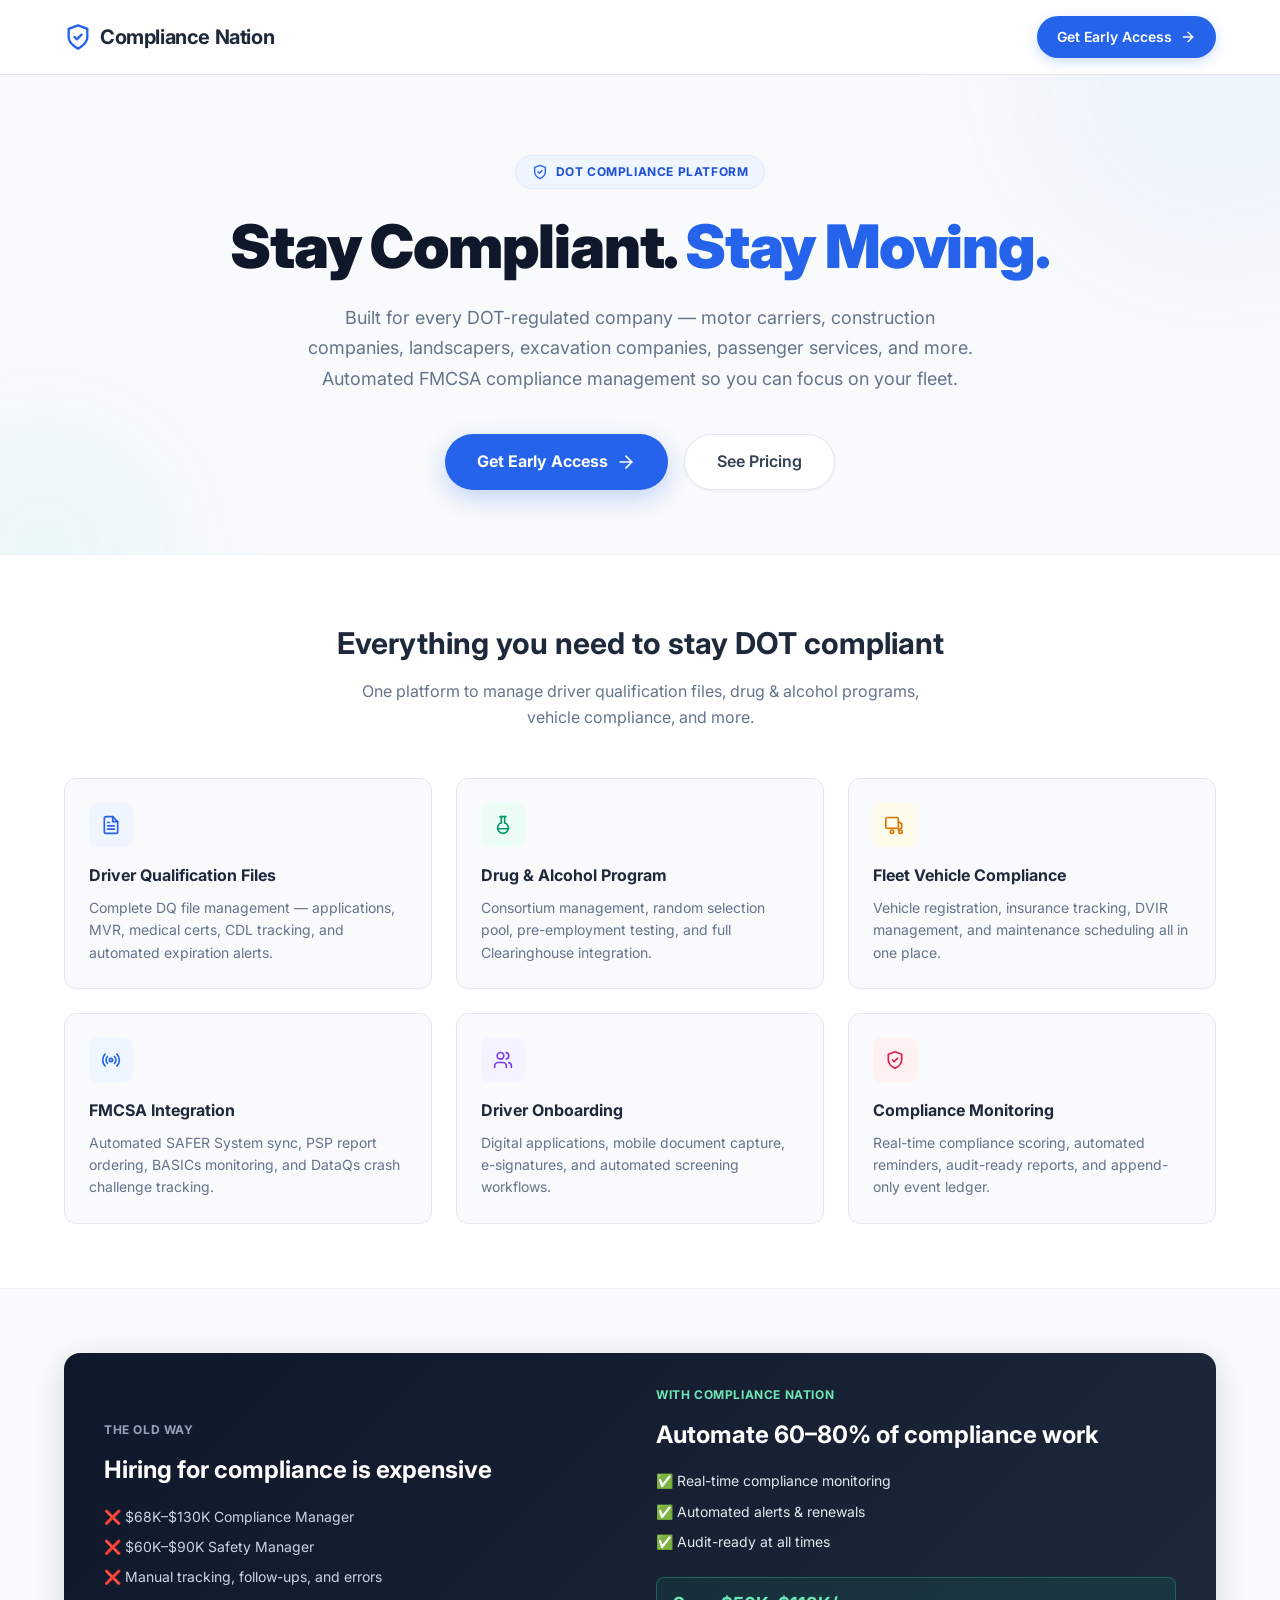
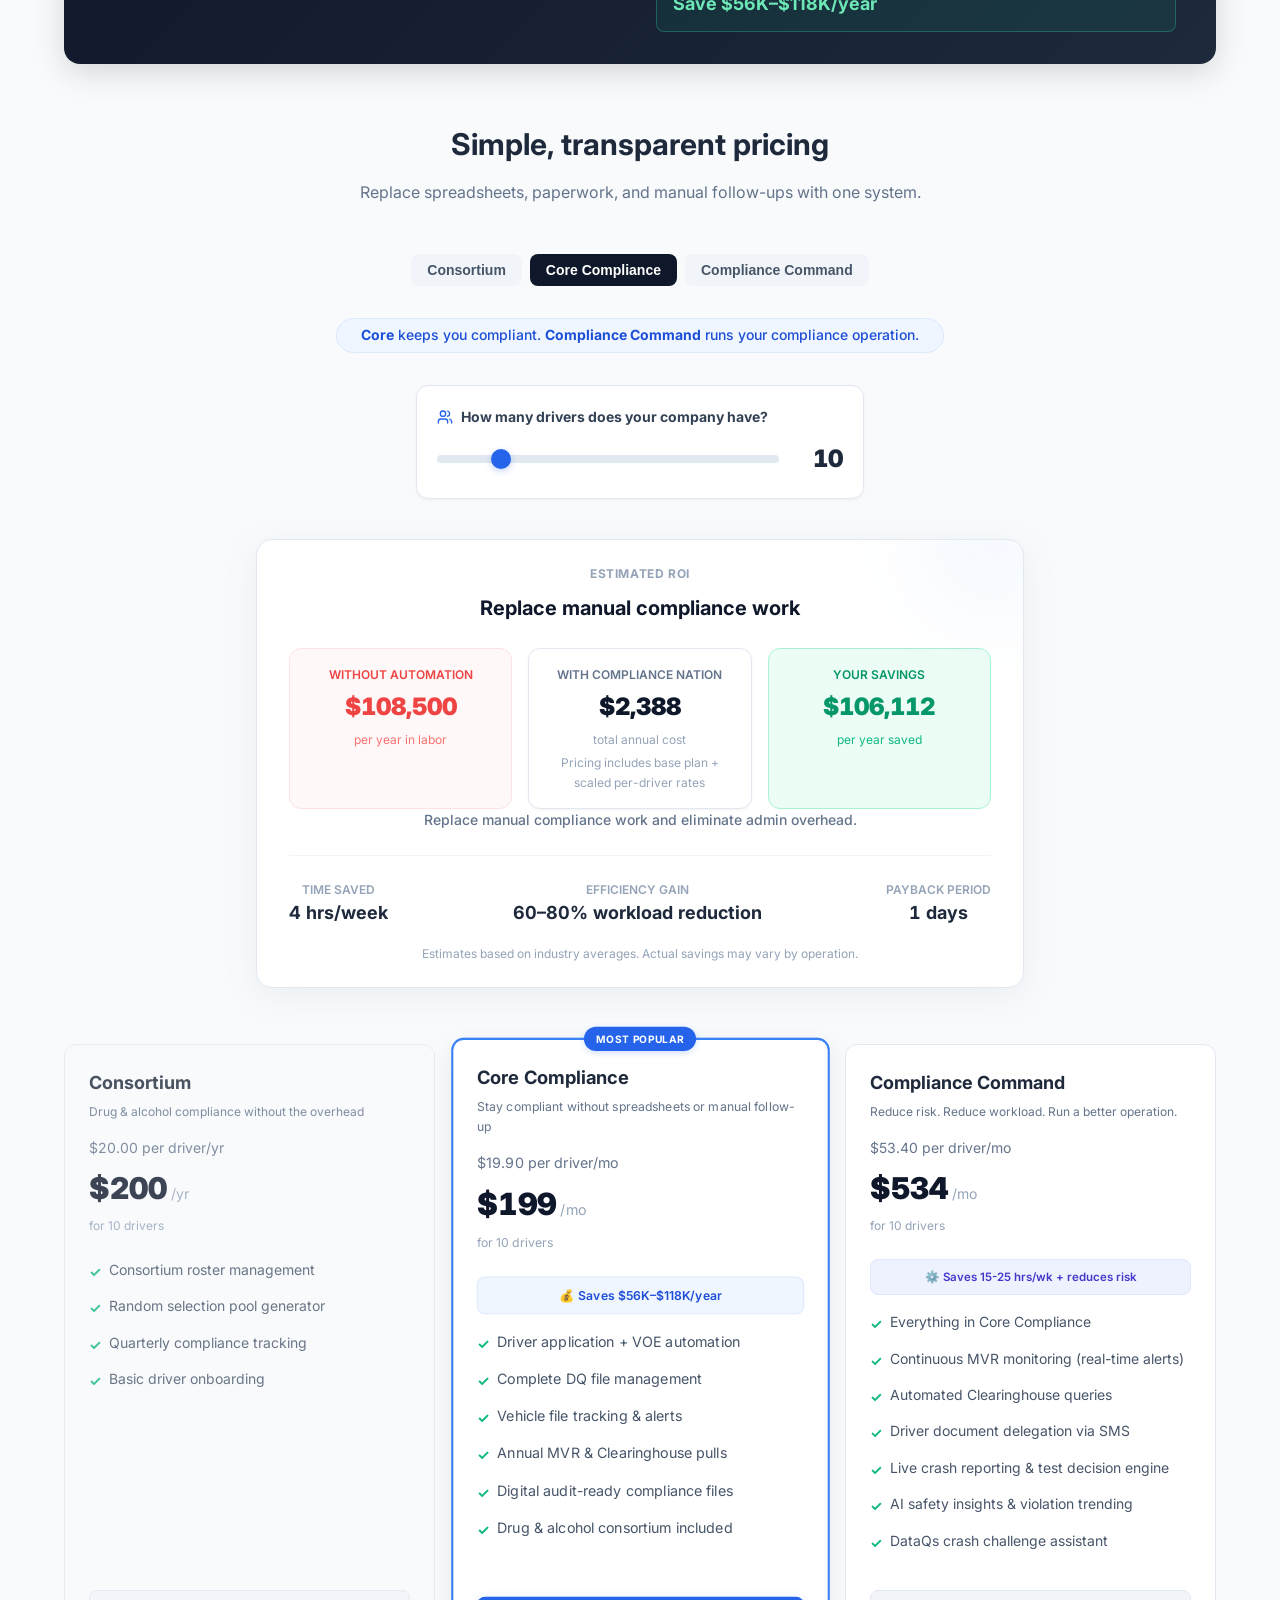
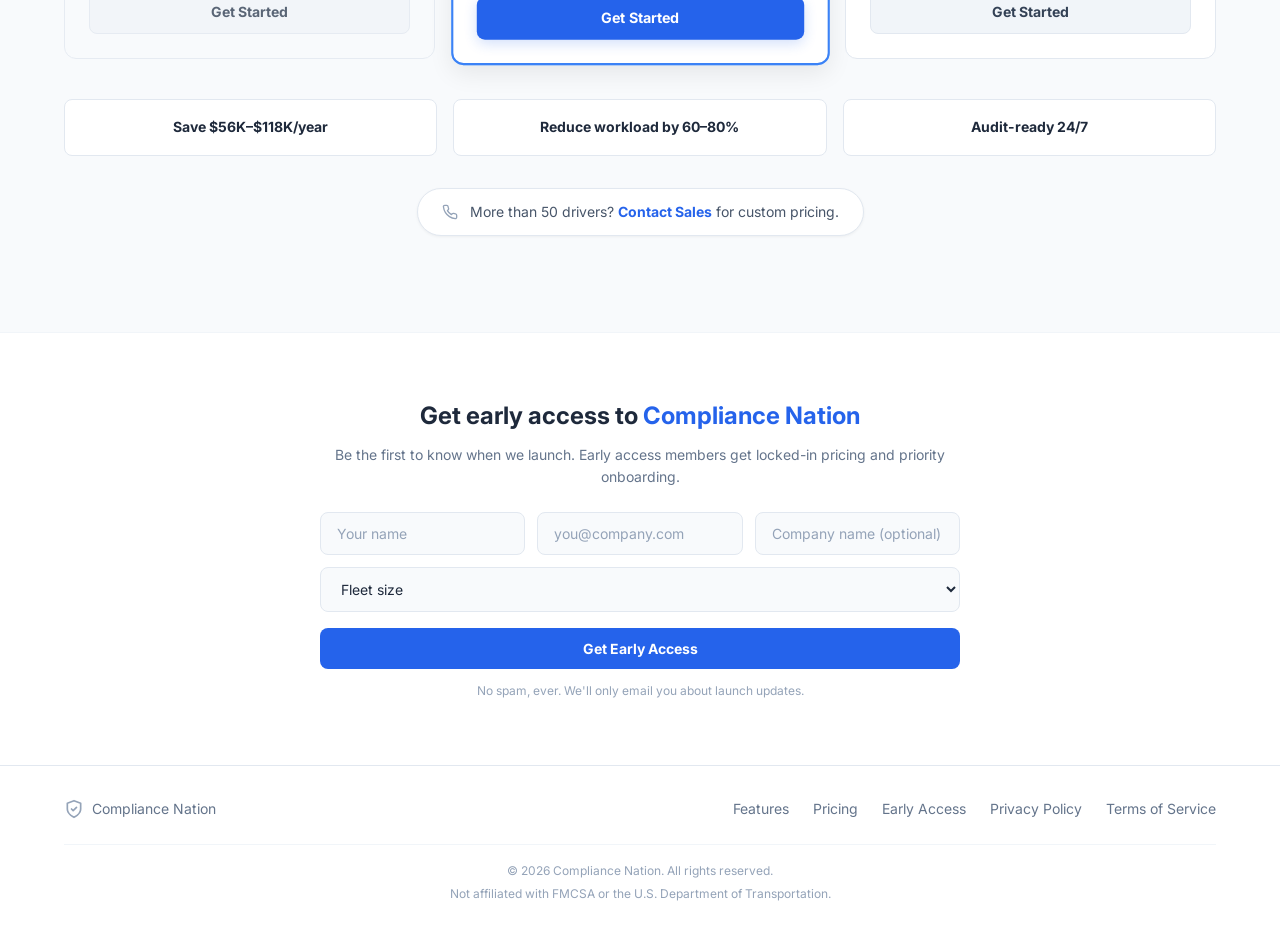
<file: index.html>
<!DOCTYPE html>
<html lang="en">
<head>
    <meta charset="UTF-8">
    <meta name="viewport" content="width=device-width, initial-scale=1.0">
    <title>Compliance Nation — DOT Compliance Platform for Carriers</title>
    <meta name="description" content="Automated FMCSA compliance management for motor carriers, construction companies, and DOT-regulated fleets. Driver qualification files, drug testing, vehicle compliance — all in one platform.">
    <link rel="preconnect" href="https://fonts.googleapis.com">
    <link rel="preconnect" href="https://fonts.gstatic.com" crossorigin>
    <link href="https://fonts.googleapis.com/css2?family=Inter:wght@300;400;500;600;700;800;900&display=swap" rel="stylesheet">
    <link rel="stylesheet" href="styles.css">
    <link rel="icon" type="image/svg+xml" href="data:image/svg+xml,<svg xmlns='http://www.w3.org/2000/svg' viewBox='0 0 32 32'><text y='28' font-size='28'>🛡️</text></svg>">
</head>
<body>
    <!-- ── Navigation ──────────────────────────────────────────────── -->
    <nav class="navbar" id="navbar">
        <div class="container nav-container">
            <a href="#" class="logo">
                <svg class="logo-icon" width="28" height="28" viewBox="0 0 24 24" fill="none" stroke="#2563eb" stroke-width="2" stroke-linecap="round" stroke-linejoin="round"><path d="M12 22s8-4 8-10V5l-8-3-8 3v7c0 6 8 10 8 10z"/><polyline points="9 12 11 14 15 10"/></svg>
                <span class="logo-text">Compliance Nation</span>
            </a>
            <!-- Login/Register hidden while app is not live
            <div class="nav-actions">
                <a href="/sign-in" class="nav-link">Sign In</a>
                <a href="/sign-up" class="nav-btn-primary">
                    Register Now
                    <svg width="16" height="16" viewBox="0 0 24 24" fill="none" stroke="currentColor" stroke-width="2" stroke-linecap="round" stroke-linejoin="round"><path d="M5 12h14"/><path d="m12 5 7 7-7 7"/></svg>
                </a>
            </div>
            -->
            <div class="nav-actions">
                <a href="#subscribe" class="nav-btn-primary">
                    Get Early Access
                    <svg width="16" height="16" viewBox="0 0 24 24" fill="none" stroke="currentColor" stroke-width="2" stroke-linecap="round" stroke-linejoin="round"><path d="M5 12h14"/><path d="m12 5 7 7-7 7"/></svg>
                </a>
            </div>
        </div>
    </nav>

    <!-- ── Hero Section ────────────────────────────────────────────── -->
    <section class="hero">
        <div class="hero-glow hero-glow-1"></div>
        <div class="hero-glow hero-glow-2"></div>
        <div class="container hero-content">
            <div class="hero-badge">
                <svg width="16" height="16" viewBox="0 0 24 24" fill="none" stroke="#2563eb" stroke-width="2" stroke-linecap="round" stroke-linejoin="round"><path d="M12 22s8-4 8-10V5l-8-3-8 3v7c0 6 8 10 8 10z"/><polyline points="9 12 11 14 15 10"/></svg>
                <span>DOT Compliance Platform</span>
            </div>
            <h1 class="hero-title">
                Stay Compliant. <span class="text-blue">Stay Moving.</span>
            </h1>
            <p class="hero-subtitle">
                Built for every DOT-regulated company — motor carriers, construction companies, landscapers, excavation companies, passenger services, and more. Automated FMCSA compliance management so you can focus on your fleet.
            </p>
            <div class="hero-actions">
                <!-- Login/Register hidden while app is not live
                <a href="/sign-up" class="btn-primary-lg">
                    Register Now
                    <svg width="20" height="20" viewBox="0 0 24 24" fill="none" stroke="currentColor" stroke-width="2" stroke-linecap="round" stroke-linejoin="round"><path d="M5 12h14"/><path d="m12 5 7 7-7 7"/></svg>
                </a>
                <a href="/sign-in" class="btn-outline-lg">Sign In</a>
                -->
                <a href="#subscribe" class="btn-primary-lg">
                    Get Early Access
                    <svg width="20" height="20" viewBox="0 0 24 24" fill="none" stroke="currentColor" stroke-width="2" stroke-linecap="round" stroke-linejoin="round"><path d="M5 12h14"/><path d="m12 5 7 7-7 7"/></svg>
                </a>
                <a href="#pricing" class="btn-outline-lg">See Pricing</a>
            </div>
        </div>
    </section>

    <!-- ── Features Section ────────────────────────────────────────── -->
    <section class="features" id="features">
        <div class="container">
            <div class="section-header">
                <h2 class="section-title">Everything you need to stay DOT compliant</h2>
                <p class="section-subtitle">One platform to manage driver qualification files, drug &amp; alcohol programs, vehicle compliance, and more.</p>
            </div>
            <div class="features-grid">
                <div class="feature-card">
                    <div class="feature-icon feature-icon-blue">
                        <svg width="20" height="20" viewBox="0 0 24 24" fill="none" stroke="currentColor" stroke-width="2" stroke-linecap="round" stroke-linejoin="round"><path d="M14 2H6a2 2 0 0 0-2 2v16a2 2 0 0 0 2 2h12a2 2 0 0 0 2-2V8z"/><polyline points="14 2 14 8 20 8"/><line x1="16" y1="13" x2="8" y2="13"/><line x1="16" y1="17" x2="8" y2="17"/><polyline points="10 9 9 9 8 9"/></svg>
                    </div>
                    <h3>Driver Qualification Files</h3>
                    <p>Complete DQ file management — applications, MVR, medical certs, CDL tracking, and automated expiration alerts.</p>
                </div>
                <div class="feature-card">
                    <div class="feature-icon feature-icon-green">
                        <svg width="20" height="20" viewBox="0 0 24 24" fill="none" stroke="currentColor" stroke-width="2" stroke-linecap="round" stroke-linejoin="round"><path d="M10 2v7.31"/><path d="M14 9.3V1.99"/><path d="M8.5 2h7"/><path d="M14 9.3a6.5 6.5 0 1 1-4 0"/><path d="M5.58 16.5h12.85"/></svg>
                    </div>
                    <h3>Drug &amp; Alcohol Program</h3>
                    <p>Consortium management, random selection pool, pre-employment testing, and full Clearinghouse integration.</p>
                </div>
                <div class="feature-card">
                    <div class="feature-icon feature-icon-amber">
                        <svg width="20" height="20" viewBox="0 0 24 24" fill="none" stroke="currentColor" stroke-width="2" stroke-linecap="round" stroke-linejoin="round"><rect x="1" y="3" width="15" height="13" rx="2"/><path d="m16 8 4 2.5v5L16 18"/><circle cx="8.5" cy="20" r="2"/><circle cx="18.5" cy="20" r="2"/></svg>
                    </div>
                    <h3>Fleet Vehicle Compliance</h3>
                    <p>Vehicle registration, insurance tracking, DVIR management, and maintenance scheduling all in one place.</p>
                </div>
                <div class="feature-card">
                    <div class="feature-icon feature-icon-blue">
                        <svg width="20" height="20" viewBox="0 0 24 24" fill="none" stroke="currentColor" stroke-width="2" stroke-linecap="round" stroke-linejoin="round"><path d="M4.9 19.1C1 15.2 1 8.8 4.9 4.9"/><path d="M7.8 16.2c-2.3-2.3-2.3-6.1 0-8.4"/><circle cx="12" cy="12" r="2"/><path d="M16.2 7.8c2.3 2.3 2.3 6.1 0 8.4"/><path d="M19.1 4.9C23 8.8 23 15.1 19.1 19"/></svg>
                    </div>
                    <h3>FMCSA Integration</h3>
                    <p>Automated SAFER System sync, PSP report ordering, BASICs monitoring, and DataQs crash challenge tracking.</p>
                </div>
                <div class="feature-card">
                    <div class="feature-icon feature-icon-violet">
                        <svg width="20" height="20" viewBox="0 0 24 24" fill="none" stroke="currentColor" stroke-width="2" stroke-linecap="round" stroke-linejoin="round"><path d="M16 21v-2a4 4 0 0 0-4-4H6a4 4 0 0 0-4 4v2"/><circle cx="9" cy="7" r="4"/><path d="M22 21v-2a4 4 0 0 0-3-3.87"/><path d="M16 3.13a4 4 0 0 1 0 7.75"/></svg>
                    </div>
                    <h3>Driver Onboarding</h3>
                    <p>Digital applications, mobile document capture, e-signatures, and automated screening workflows.</p>
                </div>
                <div class="feature-card">
                    <div class="feature-icon feature-icon-rose">
                        <svg width="20" height="20" viewBox="0 0 24 24" fill="none" stroke="currentColor" stroke-width="2" stroke-linecap="round" stroke-linejoin="round"><path d="M12 22s8-4 8-10V5l-8-3-8 3v7c0 6 8 10 8 10z"/><polyline points="9 12 11 14 15 10"/></svg>
                    </div>
                    <h3>Compliance Monitoring</h3>
                    <p>Real-time compliance scoring, automated reminders, audit-ready reports, and append-only event ledger.</p>
                </div>
            </div>
        </div>
    </section>

    <!-- ── Pricing Section ─────────────────────────────────────────── -->
    <section class="pricing-section" id="pricing">
        <div class="container">

            <!-- ROI Dark Banner -->
            <div class="roi-banner">
                <div class="roi-banner-grid">
                    <div>
                        <p class="roi-banner-tag roi-banner-tag-old">The Old Way</p>
                        <h3 class="roi-banner-title">Hiring for compliance is expensive</h3>
                        <ul class="roi-banner-list">
                            <li>❌ $68K–$130K Compliance Manager</li>
                            <li>❌ $60K–$90K Safety Manager</li>
                            <li>❌ Manual tracking, follow-ups, and errors</li>
                        </ul>
                    </div>
                    <div>
                        <p class="roi-banner-tag roi-banner-tag-new">With Compliance Nation</p>
                        <h3 class="roi-banner-title">Automate 60–80% of compliance work</h3>
                        <ul class="roi-banner-list roi-banner-list-new">
                            <li>✅ Real-time compliance monitoring</li>
                            <li>✅ Automated alerts &amp; renewals</li>
                            <li>✅ Audit-ready at all times</li>
                        </ul>
                        <div class="roi-banner-savings">
                            <p>Save $56K–$118K/year</p>
                        </div>
                    </div>
                </div>
            </div>

            <!-- Pricing Header -->
            <div class="section-header">
                <h2 class="section-title">Simple, transparent pricing</h2>
                <p class="section-subtitle">Replace spreadsheets, paperwork, and manual follow-ups with one system.</p>
            </div>

            <!-- Plan Selector Tabs -->
            <div class="plan-tabs" id="planTabs">
                <button class="plan-tab" data-plan="consortium">Consortium</button>
                <button class="plan-tab active" data-plan="core">Core Compliance</button>
                <button class="plan-tab" data-plan="command">Compliance Command</button>
            </div>
            <div class="killer-upgrade-line" style="text-align:center; font-size:14px; color:#1d4ed8; font-weight:500; background:#eff6ff; padding:8px 24px; border-radius:999px; max-width:fit-content; margin: 0 auto 32px auto; border:1px solid #dbeafe; line-height:1.2;">
                <strong>Core</strong> keeps you compliant. <strong>Compliance Command</strong> runs your compliance operation.
            </div>

            <!-- Driver Count Selector -->
            <div class="driver-selector">
                <div class="driver-selector-card">
                    <label class="driver-selector-label">
                        <svg width="16" height="16" viewBox="0 0 24 24" fill="none" stroke="#2563eb" stroke-width="2" stroke-linecap="round" stroke-linejoin="round"><path d="M16 21v-2a4 4 0 0 0-4-4H6a4 4 0 0 0-4 4v2"/><circle cx="9" cy="7" r="4"/><path d="M22 21v-2a4 4 0 0 0-3-3.87"/><path d="M16 3.13a4 4 0 0 1 0 7.75"/></svg>
                        How many drivers does your company have?
                    </label>
                    <div class="driver-slider-row">
                        <input type="range" id="driverSlider" class="driver-slider" min="1" max="55" value="10">
                        <span class="driver-count" id="driverCount">10</span>
                    </div>
                </div>
            </div>

            <!-- ROI Calculator -->
            <div class="roi-calculator">
                <div class="roi-calc-card">
                    <div class="roi-calc-glow"></div>
                    <div class="roi-calc-header">
                        <p class="roi-calc-tag">Estimated ROI</p>
                        <h3 class="roi-calc-title" id="roiTitle">Core Compliance replaces manual compliance work</h3>
                    </div>
                    <div class="roi-calc-grid">
                        <div class="roi-box roi-box-red">
                            <p class="roi-box-label">Without Automation</p>
                            <p class="roi-box-value" id="roiLaborCost">$108,500</p>
                            <p class="roi-box-sub" id="roiLaborSub">per year in labor</p>
                        </div>
                        <div class="roi-box roi-box-neutral">
                            <p class="roi-box-label">With Compliance Nation</p>
                            <p class="roi-box-value" id="roiAnnualCost">$2,388</p>
                            <p class="roi-box-sub">total annual cost</p>
                            <p class="roi-box-note">Pricing includes base plan + scaled per-driver rates</p>
                        </div>
                        <div class="roi-box roi-box-green">
                            <p class="roi-box-label" id="roiSavingsLabel">Your Savings</p>
                            <p class="roi-box-value" id="roiSavings">$106,112</p>
                            <p class="roi-box-sub">per year saved</p>
                        </div>
                    </div>
                    <p class="roi-framing" id="roiFraming" style="color: #64748b; font-weight: 500; font-size: 14px; text-align: center; max-width: 450px; margin: 0 auto;">
                        Replace manual compliance work and eliminate admin overhead.
                    </p>
                    <div class="roi-divider"></div>
                    <div class="roi-metrics">
                        <div>
                            <p class="roi-metric-label">Time Saved</p>
                            <p class="roi-metric-value" id="roiHours">4 hrs/week</p>
                        </div>
                        <div>
                            <p class="roi-metric-label">Efficiency Gain</p>
                            <p class="roi-metric-value">60–80% workload reduction</p>
                        </div>
                        <div>
                            <p class="roi-metric-label">Payback Period</p>
                            <p class="roi-metric-value" id="roiPayback">1 days</p>
                        </div>
                    </div>
                    <p class="roi-disclaimer">Estimates based on industry averages. Actual savings may vary by operation.</p>
                </div>
            </div>

            <!-- Plan Cards Grid -->
            <div class="plan-cards" id="planCards">
                <!-- Cards rendered by JS -->
            </div>

            <!-- Mini Value Bar -->
            <div class="value-bar">
                <div class="value-bar-item">
                    <p id="valBar1Text">Save $56K–$118K/year</p>
                </div>
                <div class="value-bar-item">
                    <p id="valBar2Text">Reduce workload by 60–80%</p>
                </div>
                <div class="value-bar-item">
                    <p>Audit-ready 24/7</p>
                </div>
            </div>

            <!-- Contact Sales -->
            <div class="contact-sales">
                <div class="contact-sales-pill">
                    <svg width="16" height="16" viewBox="0 0 24 24" fill="none" stroke="#94a3b8" stroke-width="2" stroke-linecap="round" stroke-linejoin="round"><path d="M22 16.92v3a2 2 0 0 1-2.18 2 19.79 19.79 0 0 1-8.63-3.07 19.5 19.5 0 0 1-6-6 19.79 19.79 0 0 1-3.07-8.67A2 2 0 0 1 4.11 2h3a2 2 0 0 1 2 1.72c.127.96.362 1.903.7 2.81a2 2 0 0 1-.45 2.11L8.09 9.91a16 16 0 0 0 6 6l1.27-1.27a2 2 0 0 1 2.11-.45c.907.338 1.85.573 2.81.7A2 2 0 0 1 22 16.92z"/></svg>
                    <span>More than 50 drivers? <a href="mailto:sales@compliancenation.io">Contact Sales</a> for custom pricing.</span>
                </div>
            </div>
        </div>
    </section>

    <!-- ── Early Access Form ───────────────────────────────────────── -->
    <section class="subscribe" id="subscribe">
        <div class="container">
            <div class="subscribe-card">
                <h2 class="subscribe-title">Get early access to <span class="text-blue">Compliance Nation</span></h2>
                <p class="subscribe-subtitle">Be the first to know when we launch. Early access members get locked-in pricing and priority onboarding.</p>
                <form id="subscribeForm" class="subscribe-form">
                    <div class="form-row">
                        <div class="form-group">
                            <input type="text" name="name" id="subscribeName" placeholder="Your name" required>
                        </div>
                        <div class="form-group">
                            <input type="email" name="email" id="subscribeEmail" placeholder="you@company.com" required>
                        </div>
                        <div class="form-group">
                            <input type="text" name="company" id="subscribeCompany" placeholder="Company name (optional)">
                        </div>
                    </div>
                    <div class="form-row">
                        <div class="form-group">
                            <select name="fleet_size" id="subscribeFleet">
                                <option value="" disabled selected>Fleet size</option>
                                <option value="1-10">1 – 10 drivers</option>
                                <option value="11-25">11 – 25 drivers</option>
                                <option value="26-50">26 – 50 drivers</option>
                                <option value="51-100">51 – 100 drivers</option>
                                <option value="100+">100+ drivers</option>
                            </select>
                        </div>
                    </div>
                    <button type="submit" class="btn-submit" id="subscribeBtn">
                        <span class="btn-text">Get Early Access</span>
                        <span class="btn-loading" style="display:none;">Submitting...</span>
                    </button>
                </form>
                <div class="subscribe-success" id="subscribeSuccess" style="display:none;">
                    <div class="success-icon">🎉</div>
                    <h3>You're on the list!</h3>
                    <p>We'll reach out soon with your early access details.</p>
                </div>
                <p class="form-disclaimer">No spam, ever. We'll only email you about launch updates.</p>
            </div>
        </div>
    </section>

    <!-- ── Footer ──────────────────────────────────────────────────── -->
    <footer class="footer">
        <div class="container">
            <div class="footer-grid">
                <div class="footer-brand">
                    <a href="#" class="logo">
                        <svg class="logo-icon" width="20" height="20" viewBox="0 0 24 24" fill="none" stroke="#94a3b8" stroke-width="2" stroke-linecap="round" stroke-linejoin="round"><path d="M12 22s8-4 8-10V5l-8-3-8 3v7c0 6 8 10 8 10z"/><polyline points="9 12 11 14 15 10"/></svg>
                        <span class="footer-logo-text">Compliance Nation</span>
                    </a>
                </div>
                <div class="footer-links">
                    <a href="#features">Features</a>
                    <a href="#pricing">Pricing</a>
                    <a href="#subscribe">Early Access</a>
                    <a href="privacy.html">Privacy Policy</a>
                    <a href="terms.html">Terms of Service</a>
                </div>
            </div>
            <div class="footer-bottom">
                <p>&copy; 2026 Compliance Nation. All rights reserved.</p>
                <p class="footer-regulatory">Not affiliated with FMCSA or the U.S. Department of Transportation.</p>
            </div>
        </div>
    </footer>

    <script src="script.js"></script>
</body>
</html>
</file>
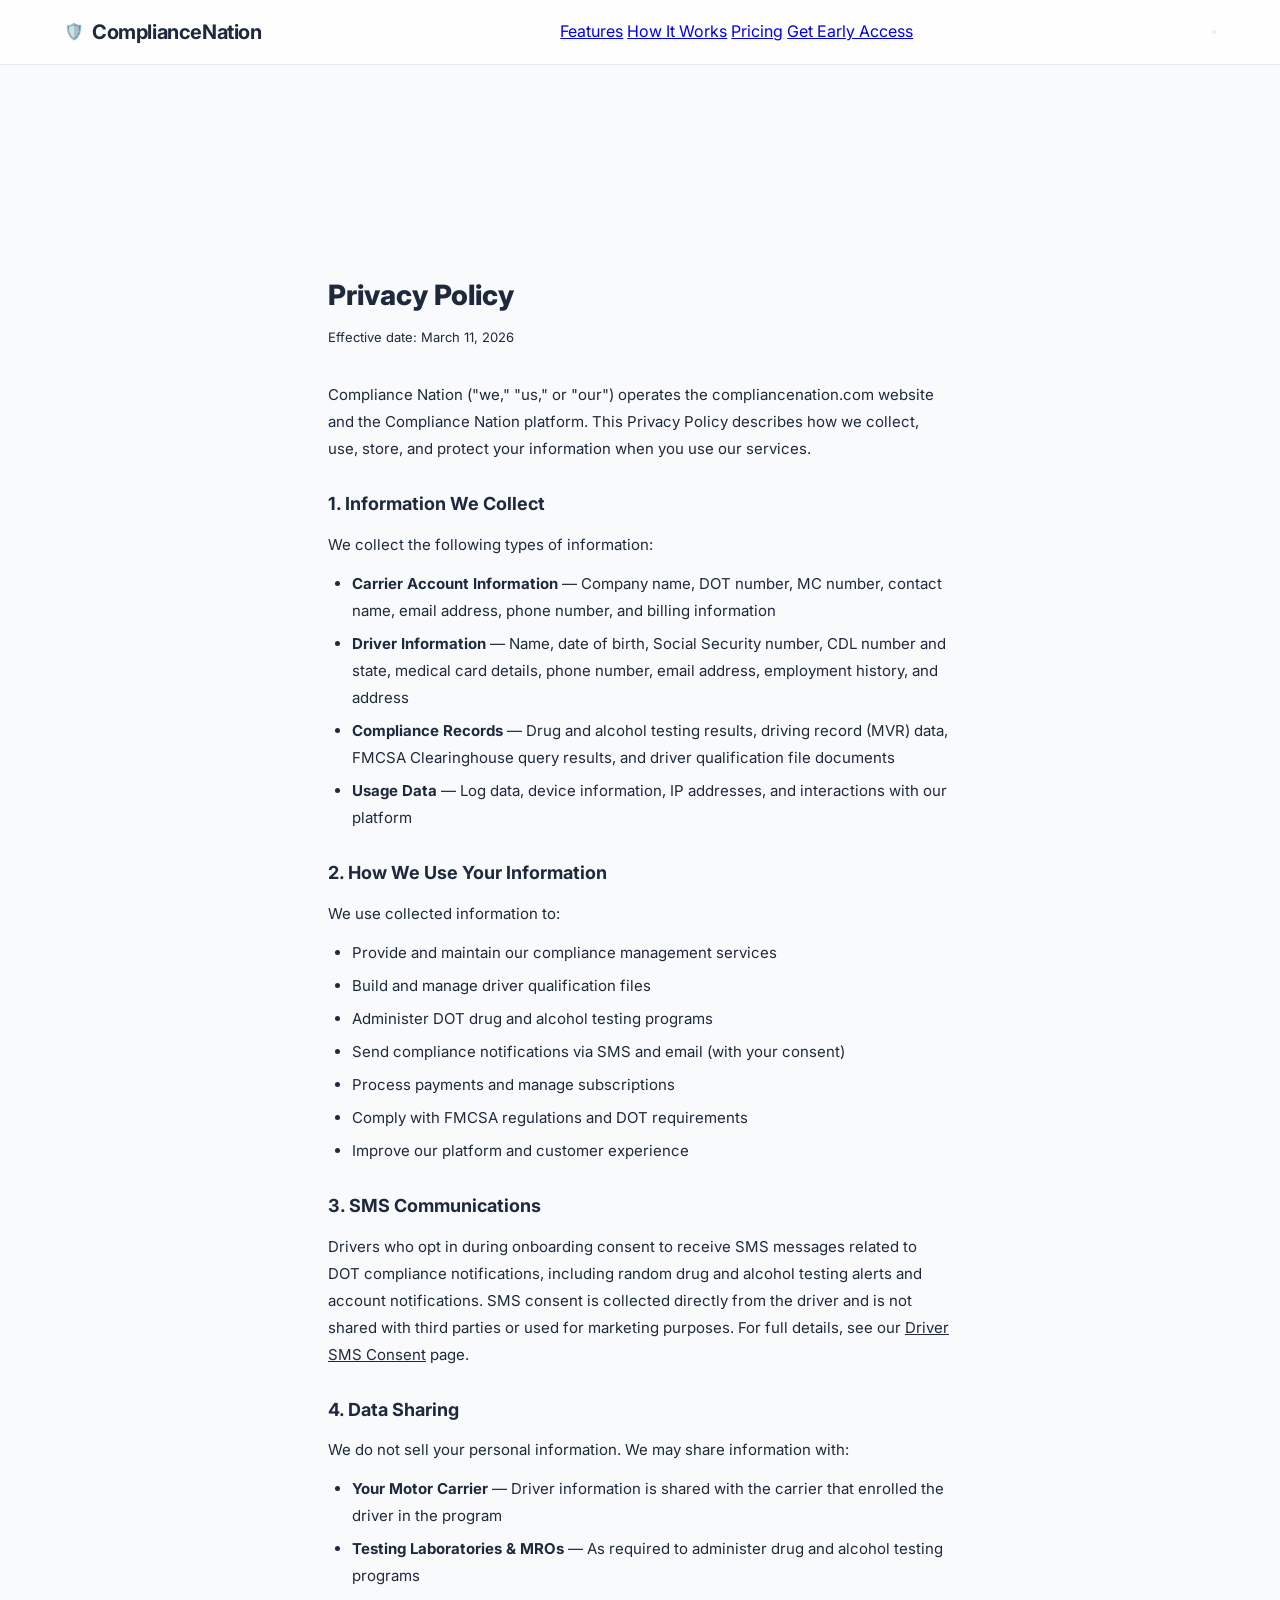
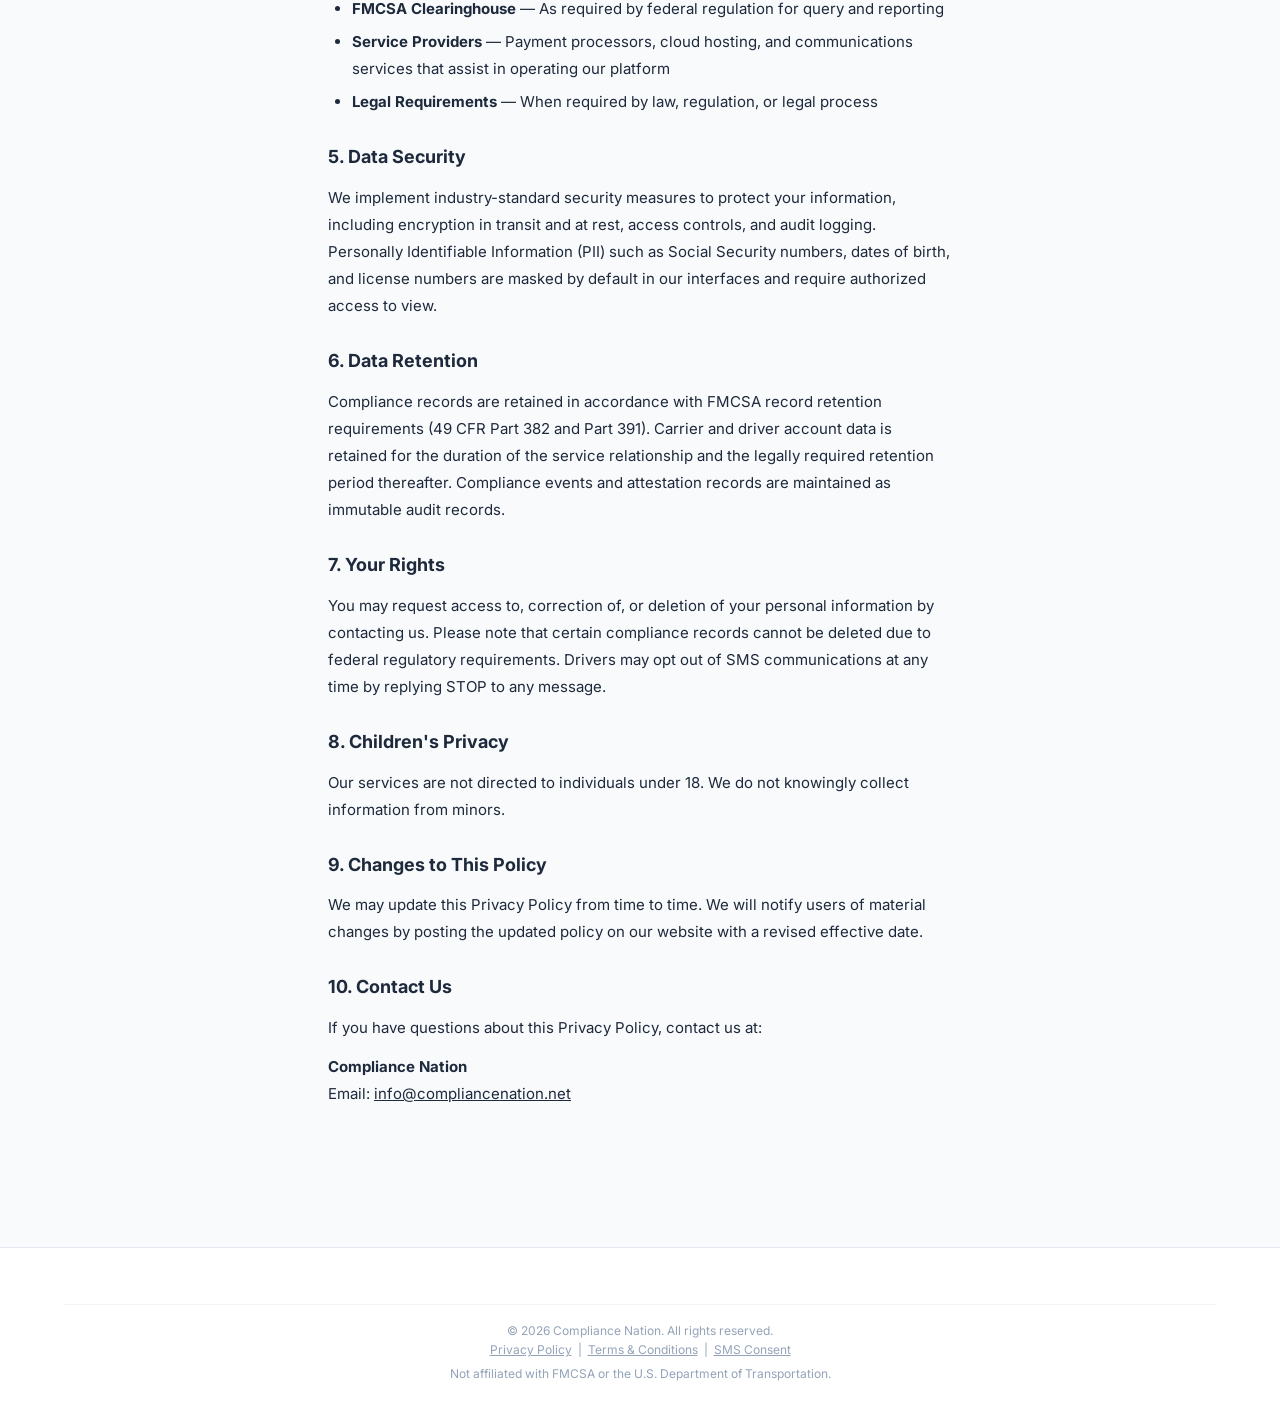
<file: privacy/index.html>
<!DOCTYPE html>
<html lang="en">
<head>
    <meta charset="UTF-8">
    <meta name="viewport" content="width=device-width, initial-scale=1.0">
    <title>Privacy Policy — Compliance Nation</title>
    <meta name="description" content="Compliance Nation privacy policy covering data collection, use, storage, and protection for carriers and drivers.">
    <link rel="preconnect" href="https://fonts.googleapis.com">
    <link rel="preconnect" href="https://fonts.gstatic.com" crossorigin>
    <link href="https://fonts.googleapis.com/css2?family=Inter:wght@300;400;500;600;700;800;900&display=swap" rel="stylesheet">
    <link rel="stylesheet" href="../styles.css">
    <link rel="icon" type="image/svg+xml" href="data:image/svg+xml,<svg xmlns='http://www.w3.org/2000/svg' viewBox='0 0 32 32'><text y='28' font-size='28'>🛡️</text></svg>">
    <style>
        .legal-page { padding: 160px 0 80px; min-height: 100vh; }
        .legal-card {
            max-width: 720px; margin: 0 auto;
            background: var(--bg-card); border: 1px solid var(--border);
            border-radius: var(--radius-lg); padding: 48px;
        }
        .legal-card h1 { font-size: 1.75rem; font-weight: 800; margin-bottom: 8px; }
        .legal-card .legal-updated { font-size: 0.8125rem; color: var(--text-muted); margin-bottom: 32px; }
        .legal-card h2 { font-size: 1.125rem; font-weight: 700; margin-top: 28px; margin-bottom: 12px; }
        .legal-card p, .legal-card li { font-size: 0.9375rem; color: var(--text-secondary); line-height: 1.8; margin-bottom: 12px; }
        .legal-card ul { padding-left: 24px; margin-bottom: 16px; }
        .legal-card li { margin-bottom: 6px; }
        .legal-card a { color: var(--accent-blue); text-decoration: underline; }
        .legal-card a:hover { color: var(--accent-cyan); }
        @media (max-width: 768px) { .legal-card { padding: 28px 20px; } }
    </style>
</head>
<body>
    <nav class="navbar scrolled" id="navbar">
        <div class="container nav-container">
            <a href="../index.html" class="logo">
                <span class="logo-icon">🛡️</span>
                <span class="logo-text">Compliance<span class="logo-accent">Nation</span></span>
            </a>
            <div class="nav-links" id="navLinks">
                <a href="../index.html#features">Features</a>
                <a href="../index.html#how-it-works">How It Works</a>
                <a href="../index.html#pricing">Pricing</a>
                <a href="../index.html#subscribe" class="nav-cta">Get Early Access</a>
            </div>
            <button class="mobile-toggle" id="mobileToggle" aria-label="Toggle menu">
                <span></span><span></span><span></span>
            </button>
        </div>
    </nav>

    <section class="legal-page">
        <div class="container">
            <div class="legal-card">
                <h1>Privacy Policy</h1>
                <p class="legal-updated">Effective date: March 11, 2026</p>

                <p>Compliance Nation ("we," "us," or "our") operates the compliancenation.com website and the Compliance Nation platform. This Privacy Policy describes how we collect, use, store, and protect your information when you use our services.</p>

                <h2>1. Information We Collect</h2>
                <p>We collect the following types of information:</p>
                <ul>
                    <li><strong>Carrier Account Information</strong> — Company name, DOT number, MC number, contact name, email address, phone number, and billing information</li>
                    <li><strong>Driver Information</strong> — Name, date of birth, Social Security number, CDL number and state, medical card details, phone number, email address, employment history, and address</li>
                    <li><strong>Compliance Records</strong> — Drug and alcohol testing results, driving record (MVR) data, FMCSA Clearinghouse query results, and driver qualification file documents</li>
                    <li><strong>Usage Data</strong> — Log data, device information, IP addresses, and interactions with our platform</li>
                </ul>

                <h2>2. How We Use Your Information</h2>
                <p>We use collected information to:</p>
                <ul>
                    <li>Provide and maintain our compliance management services</li>
                    <li>Build and manage driver qualification files</li>
                    <li>Administer DOT drug and alcohol testing programs</li>
                    <li>Send compliance notifications via SMS and email (with your consent)</li>
                    <li>Process payments and manage subscriptions</li>
                    <li>Comply with FMCSA regulations and DOT requirements</li>
                    <li>Improve our platform and customer experience</li>
                </ul>

                <h2>3. SMS Communications</h2>
                <p>Drivers who opt in during onboarding consent to receive SMS messages related to DOT compliance notifications, including random drug and alcohol testing alerts and account notifications. SMS consent is collected directly from the driver and is not shared with third parties or used for marketing purposes. For full details, see our <a href="../driver-consent.html">Driver SMS Consent</a> page.</p>

                <h2>4. Data Sharing</h2>
                <p>We do not sell your personal information. We may share information with:</p>
                <ul>
                    <li><strong>Your Motor Carrier</strong> — Driver information is shared with the carrier that enrolled the driver in the program</li>
                    <li><strong>Testing Laboratories & MROs</strong> — As required to administer drug and alcohol testing programs</li>
                    <li><strong>FMCSA Clearinghouse</strong> — As required by federal regulation for query and reporting</li>
                    <li><strong>Service Providers</strong> — Payment processors, cloud hosting, and communications services that assist in operating our platform</li>
                    <li><strong>Legal Requirements</strong> — When required by law, regulation, or legal process</li>
                </ul>

                <h2>5. Data Security</h2>
                <p>We implement industry-standard security measures to protect your information, including encryption in transit and at rest, access controls, and audit logging. Personally Identifiable Information (PII) such as Social Security numbers, dates of birth, and license numbers are masked by default in our interfaces and require authorized access to view.</p>

                <h2>6. Data Retention</h2>
                <p>Compliance records are retained in accordance with FMCSA record retention requirements (49 CFR Part 382 and Part 391). Carrier and driver account data is retained for the duration of the service relationship and the legally required retention period thereafter. Compliance events and attestation records are maintained as immutable audit records.</p>

                <h2>7. Your Rights</h2>
                <p>You may request access to, correction of, or deletion of your personal information by contacting us. Please note that certain compliance records cannot be deleted due to federal regulatory requirements. Drivers may opt out of SMS communications at any time by replying STOP to any message.</p>

                <h2>8. Children's Privacy</h2>
                <p>Our services are not directed to individuals under 18. We do not knowingly collect information from minors.</p>

                <h2>9. Changes to This Policy</h2>
                <p>We may update this Privacy Policy from time to time. We will notify users of material changes by posting the updated policy on our website with a revised effective date.</p>

                <h2>10. Contact Us</h2>
                <p>If you have questions about this Privacy Policy, contact us at:</p>
                <p><strong>Compliance Nation</strong><br>
                Email: <a href="mailto:info@compliancenation.net">info@compliancenation.net</a></p>
            </div>
        </div>
    </section>

    <footer class="footer">
        <div class="container">
            <div class="footer-bottom" style="flex-direction: column; gap: 8px; text-align: center;">
                <p>&copy; 2026 Compliance Nation. All rights reserved.</p>
                <p><a href="../privacy.html" style="color: var(--accent-blue); text-decoration: underline;">Privacy Policy</a> &nbsp;|&nbsp; <a href="../terms.html" style="color: var(--accent-blue); text-decoration: underline;">Terms &amp; Conditions</a> &nbsp;|&nbsp; <a href="../driver-consent.html" style="color: var(--accent-blue); text-decoration: underline;">SMS Consent</a></p>
                <p class="footer-regulatory">Not affiliated with FMCSA or the U.S. Department of Transportation.</p>
            </div>
        </div>
    </footer>

    <script>
        const mobileToggle = document.getElementById('mobileToggle');
        const navLinks = document.getElementById('navLinks');
        if (mobileToggle) { mobileToggle.addEventListener('click', () => navLinks.classList.toggle('open')); }
    </script>
</body>
</html>
</file>
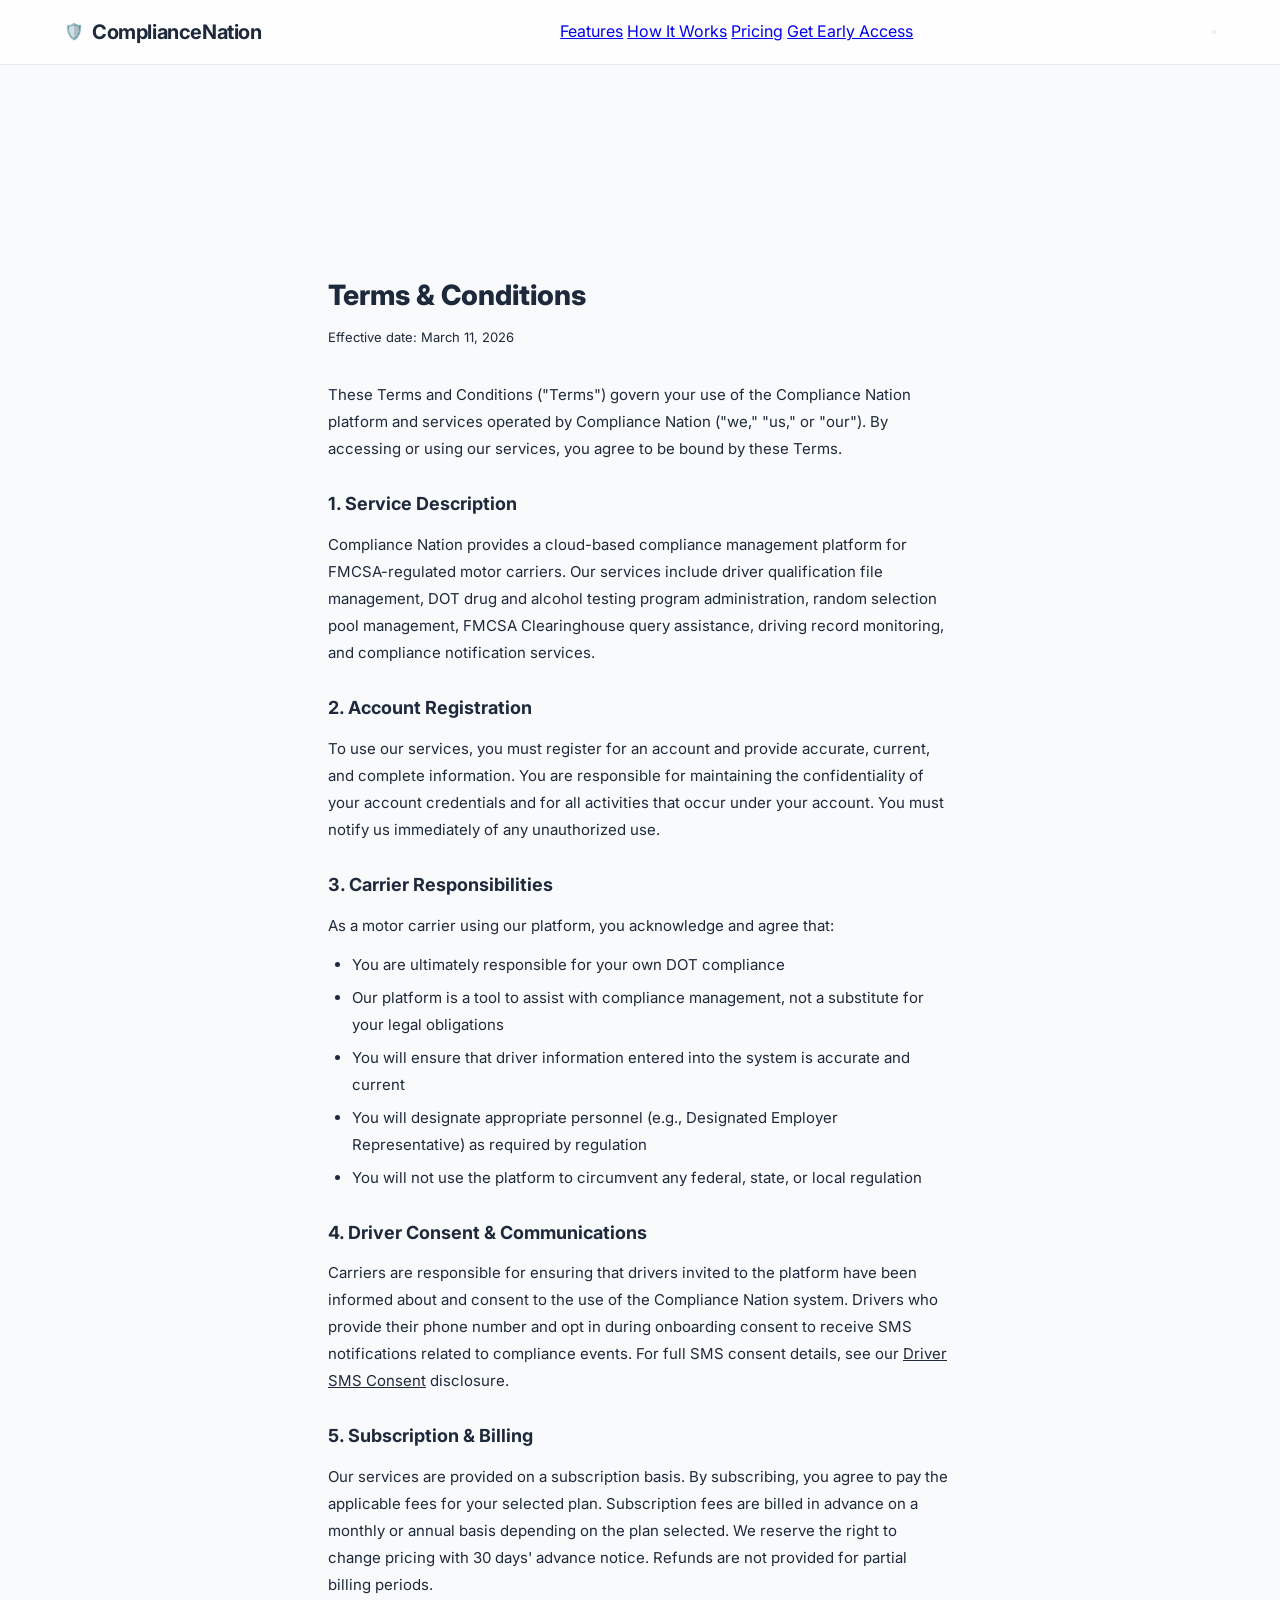
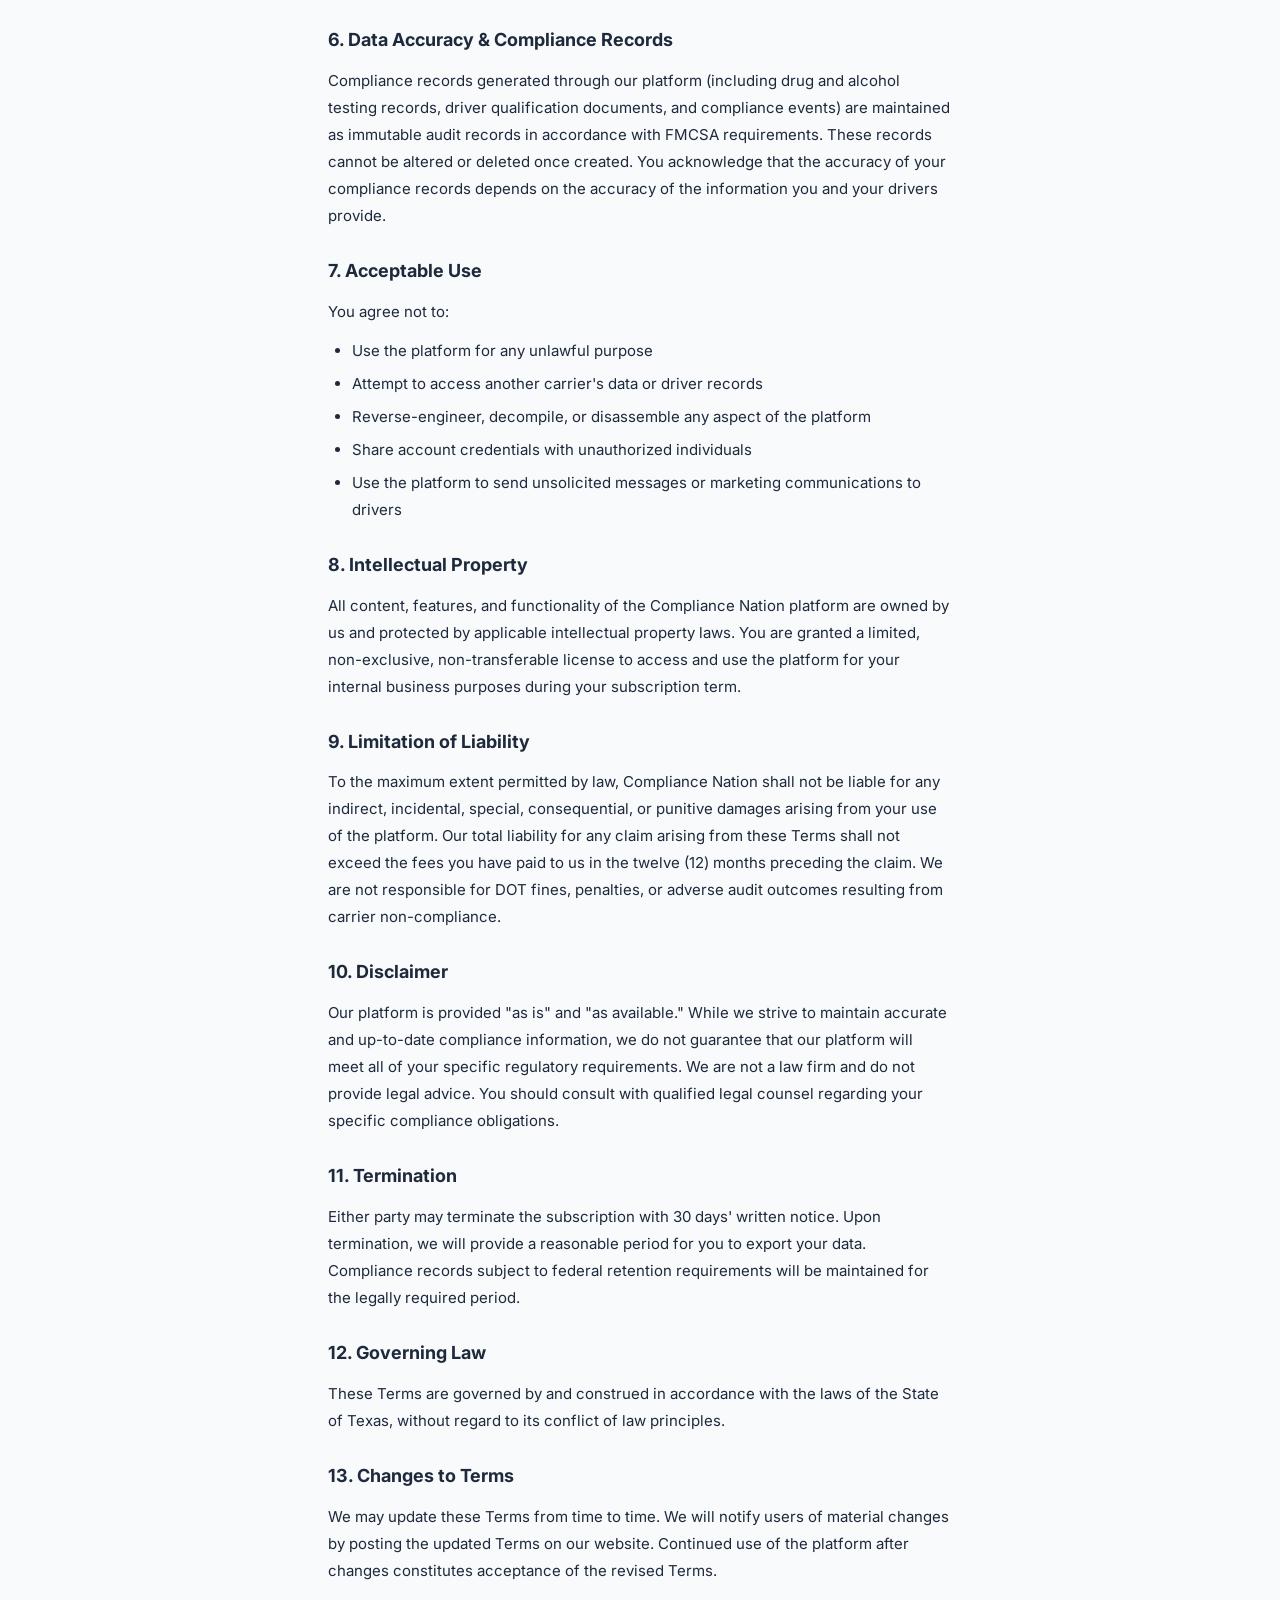
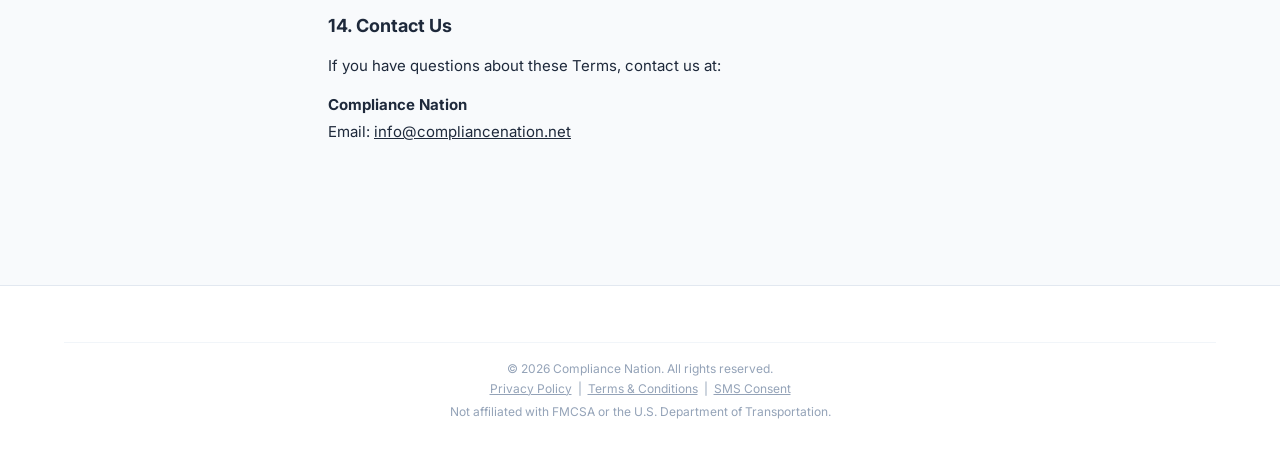
<file: terms/index.html>
<!DOCTYPE html>
<html lang="en">
<head>
    <meta charset="UTF-8">
    <meta name="viewport" content="width=device-width, initial-scale=1.0">
    <title>Terms &amp; Conditions — Compliance Nation</title>
    <meta name="description" content="Compliance Nation terms and conditions for use of the compliance management platform.">
    <link rel="preconnect" href="https://fonts.googleapis.com">
    <link rel="preconnect" href="https://fonts.gstatic.com" crossorigin>
    <link href="https://fonts.googleapis.com/css2?family=Inter:wght@300;400;500;600;700;800;900&display=swap" rel="stylesheet">
    <link rel="stylesheet" href="../styles.css">
    <link rel="icon" type="image/svg+xml" href="data:image/svg+xml,<svg xmlns='http://www.w3.org/2000/svg' viewBox='0 0 32 32'><text y='28' font-size='28'>🛡️</text></svg>">
    <style>
        .legal-page { padding: 160px 0 80px; min-height: 100vh; }
        .legal-card {
            max-width: 720px; margin: 0 auto;
            background: var(--bg-card); border: 1px solid var(--border);
            border-radius: var(--radius-lg); padding: 48px;
        }
        .legal-card h1 { font-size: 1.75rem; font-weight: 800; margin-bottom: 8px; }
        .legal-card .legal-updated { font-size: 0.8125rem; color: var(--text-muted); margin-bottom: 32px; }
        .legal-card h2 { font-size: 1.125rem; font-weight: 700; margin-top: 28px; margin-bottom: 12px; }
        .legal-card p, .legal-card li { font-size: 0.9375rem; color: var(--text-secondary); line-height: 1.8; margin-bottom: 12px; }
        .legal-card ul { padding-left: 24px; margin-bottom: 16px; }
        .legal-card li { margin-bottom: 6px; }
        .legal-card a { color: var(--accent-blue); text-decoration: underline; }
        .legal-card a:hover { color: var(--accent-cyan); }
        @media (max-width: 768px) { .legal-card { padding: 28px 20px; } }
    </style>
</head>
<body>
    <nav class="navbar scrolled" id="navbar">
        <div class="container nav-container">
            <a href="../index.html" class="logo">
                <span class="logo-icon">🛡️</span>
                <span class="logo-text">Compliance<span class="logo-accent">Nation</span></span>
            </a>
            <div class="nav-links" id="navLinks">
                <a href="../index.html#features">Features</a>
                <a href="../index.html#how-it-works">How It Works</a>
                <a href="../index.html#pricing">Pricing</a>
                <a href="../index.html#subscribe" class="nav-cta">Get Early Access</a>
            </div>
            <button class="mobile-toggle" id="mobileToggle" aria-label="Toggle menu">
                <span></span><span></span><span></span>
            </button>
        </div>
    </nav>

    <section class="legal-page">
        <div class="container">
            <div class="legal-card">
                <h1>Terms &amp; Conditions</h1>
                <p class="legal-updated">Effective date: March 11, 2026</p>

                <p>These Terms and Conditions ("Terms") govern your use of the Compliance Nation platform and services operated by Compliance Nation ("we," "us," or "our"). By accessing or using our services, you agree to be bound by these Terms.</p>

                <h2>1. Service Description</h2>
                <p>Compliance Nation provides a cloud-based compliance management platform for FMCSA-regulated motor carriers. Our services include driver qualification file management, DOT drug and alcohol testing program administration, random selection pool management, FMCSA Clearinghouse query assistance, driving record monitoring, and compliance notification services.</p>

                <h2>2. Account Registration</h2>
                <p>To use our services, you must register for an account and provide accurate, current, and complete information. You are responsible for maintaining the confidentiality of your account credentials and for all activities that occur under your account. You must notify us immediately of any unauthorized use.</p>

                <h2>3. Carrier Responsibilities</h2>
                <p>As a motor carrier using our platform, you acknowledge and agree that:</p>
                <ul>
                    <li>You are ultimately responsible for your own DOT compliance</li>
                    <li>Our platform is a tool to assist with compliance management, not a substitute for your legal obligations</li>
                    <li>You will ensure that driver information entered into the system is accurate and current</li>
                    <li>You will designate appropriate personnel (e.g., Designated Employer Representative) as required by regulation</li>
                    <li>You will not use the platform to circumvent any federal, state, or local regulation</li>
                </ul>

                <h2>4. Driver Consent &amp; Communications</h2>
                <p>Carriers are responsible for ensuring that drivers invited to the platform have been informed about and consent to the use of the Compliance Nation system. Drivers who provide their phone number and opt in during onboarding consent to receive SMS notifications related to compliance events. For full SMS consent details, see our <a href="../driver-consent.html">Driver SMS Consent</a> disclosure.</p>

                <h2>5. Subscription &amp; Billing</h2>
                <p>Our services are provided on a subscription basis. By subscribing, you agree to pay the applicable fees for your selected plan. Subscription fees are billed in advance on a monthly or annual basis depending on the plan selected. We reserve the right to change pricing with 30 days' advance notice. Refunds are not provided for partial billing periods.</p>

                <h2>6. Data Accuracy &amp; Compliance Records</h2>
                <p>Compliance records generated through our platform (including drug and alcohol testing records, driver qualification documents, and compliance events) are maintained as immutable audit records in accordance with FMCSA requirements. These records cannot be altered or deleted once created. You acknowledge that the accuracy of your compliance records depends on the accuracy of the information you and your drivers provide.</p>

                <h2>7. Acceptable Use</h2>
                <p>You agree not to:</p>
                <ul>
                    <li>Use the platform for any unlawful purpose</li>
                    <li>Attempt to access another carrier's data or driver records</li>
                    <li>Reverse-engineer, decompile, or disassemble any aspect of the platform</li>
                    <li>Share account credentials with unauthorized individuals</li>
                    <li>Use the platform to send unsolicited messages or marketing communications to drivers</li>
                </ul>

                <h2>8. Intellectual Property</h2>
                <p>All content, features, and functionality of the Compliance Nation platform are owned by us and protected by applicable intellectual property laws. You are granted a limited, non-exclusive, non-transferable license to access and use the platform for your internal business purposes during your subscription term.</p>

                <h2>9. Limitation of Liability</h2>
                <p>To the maximum extent permitted by law, Compliance Nation shall not be liable for any indirect, incidental, special, consequential, or punitive damages arising from your use of the platform. Our total liability for any claim arising from these Terms shall not exceed the fees you have paid to us in the twelve (12) months preceding the claim. We are not responsible for DOT fines, penalties, or adverse audit outcomes resulting from carrier non-compliance.</p>

                <h2>10. Disclaimer</h2>
                <p>Our platform is provided "as is" and "as available." While we strive to maintain accurate and up-to-date compliance information, we do not guarantee that our platform will meet all of your specific regulatory requirements. We are not a law firm and do not provide legal advice. You should consult with qualified legal counsel regarding your specific compliance obligations.</p>

                <h2>11. Termination</h2>
                <p>Either party may terminate the subscription with 30 days' written notice. Upon termination, we will provide a reasonable period for you to export your data. Compliance records subject to federal retention requirements will be maintained for the legally required period.</p>

                <h2>12. Governing Law</h2>
                <p>These Terms are governed by and construed in accordance with the laws of the State of Texas, without regard to its conflict of law principles.</p>

                <h2>13. Changes to Terms</h2>
                <p>We may update these Terms from time to time. We will notify users of material changes by posting the updated Terms on our website. Continued use of the platform after changes constitutes acceptance of the revised Terms.</p>

                <h2>14. Contact Us</h2>
                <p>If you have questions about these Terms, contact us at:</p>
                <p><strong>Compliance Nation</strong><br>
                Email: <a href="mailto:info@compliancenation.net">info@compliancenation.net</a></p>
            </div>
        </div>
    </section>

    <footer class="footer">
        <div class="container">
            <div class="footer-bottom" style="flex-direction: column; gap: 8px; text-align: center;">
                <p>&copy; 2026 Compliance Nation. All rights reserved.</p>
                <p><a href="../privacy.html" style="color: var(--accent-blue); text-decoration: underline;">Privacy Policy</a> &nbsp;|&nbsp; <a href="../terms.html" style="color: var(--accent-blue); text-decoration: underline;">Terms &amp; Conditions</a> &nbsp;|&nbsp; <a href="../driver-consent.html" style="color: var(--accent-blue); text-decoration: underline;">SMS Consent</a></p>
                <p class="footer-regulatory">Not affiliated with FMCSA or the U.S. Department of Transportation.</p>
            </div>
        </div>
    </footer>

    <script>
        const mobileToggle = document.getElementById('mobileToggle');
        const navLinks = document.getElementById('navLinks');
        if (mobileToggle) { mobileToggle.addEventListener('click', () => navLinks.classList.toggle('open')); }
    </script>
</body>
</html>
</file>
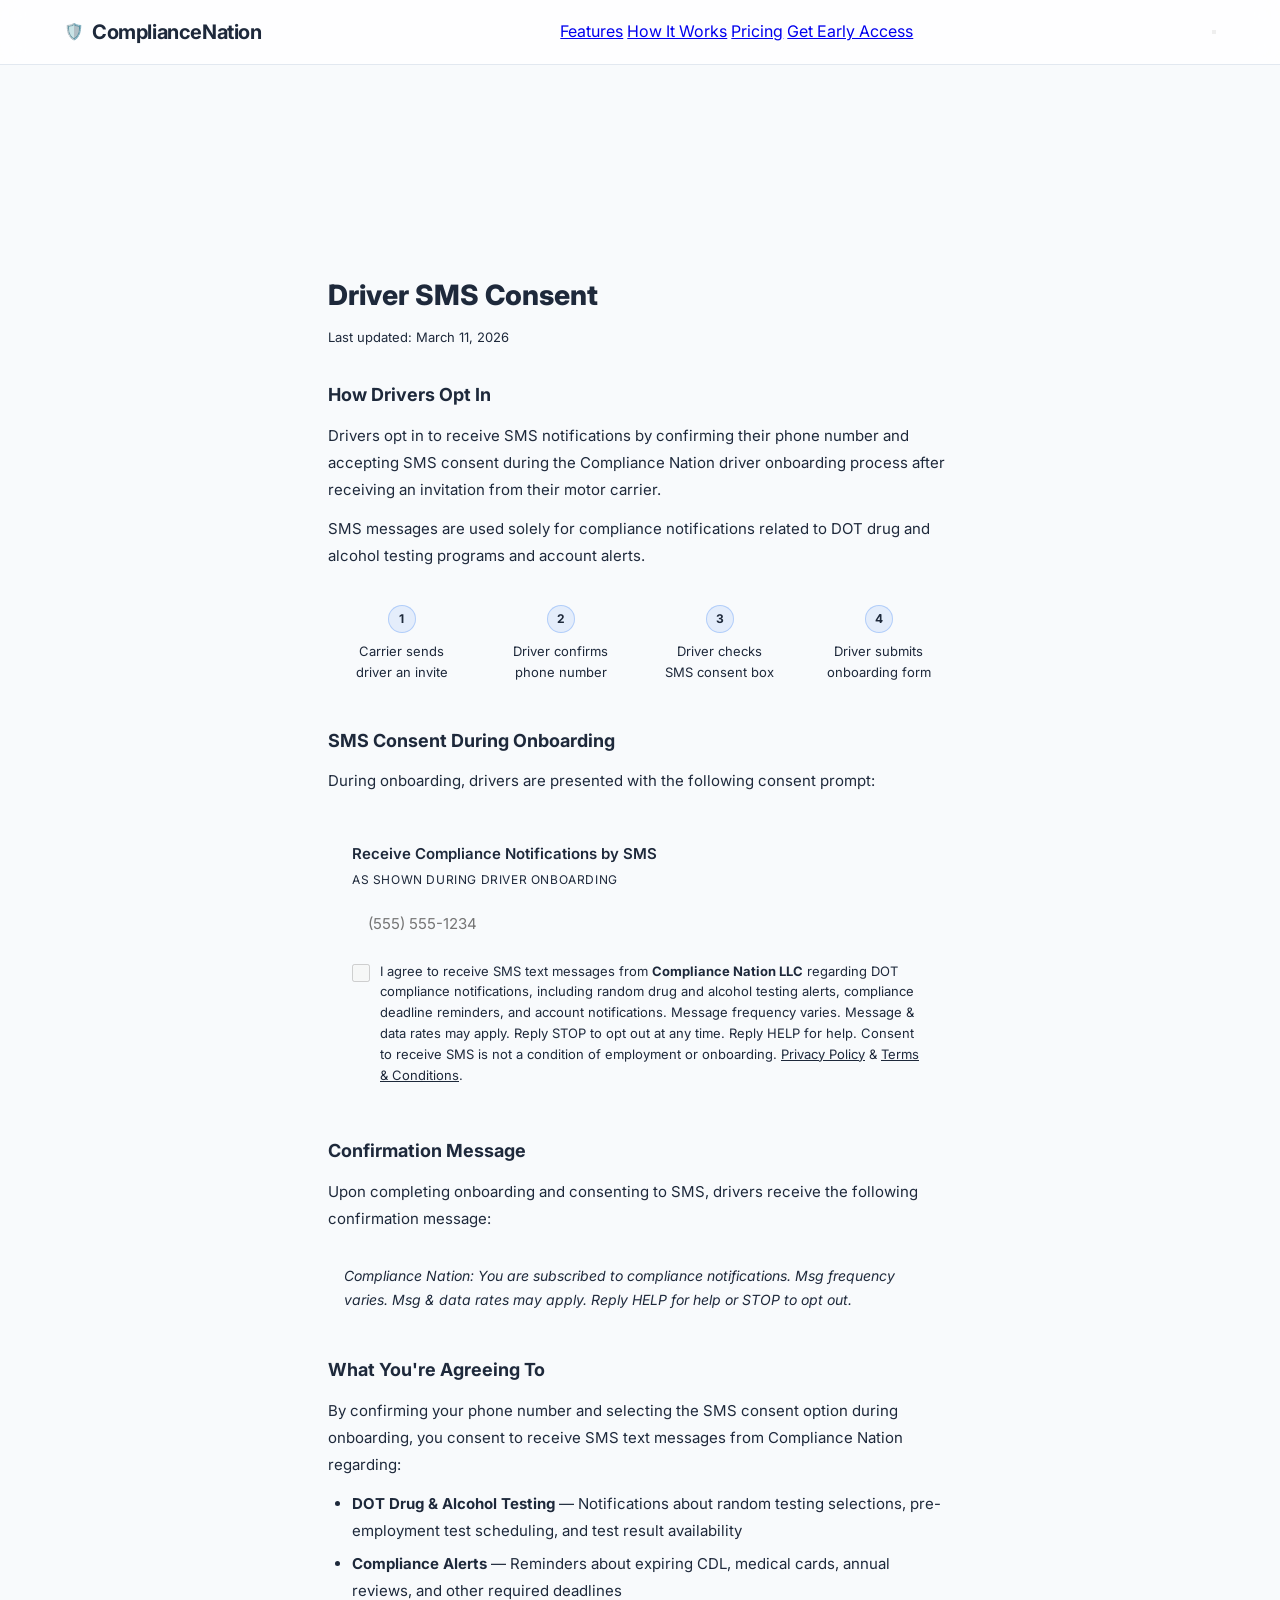
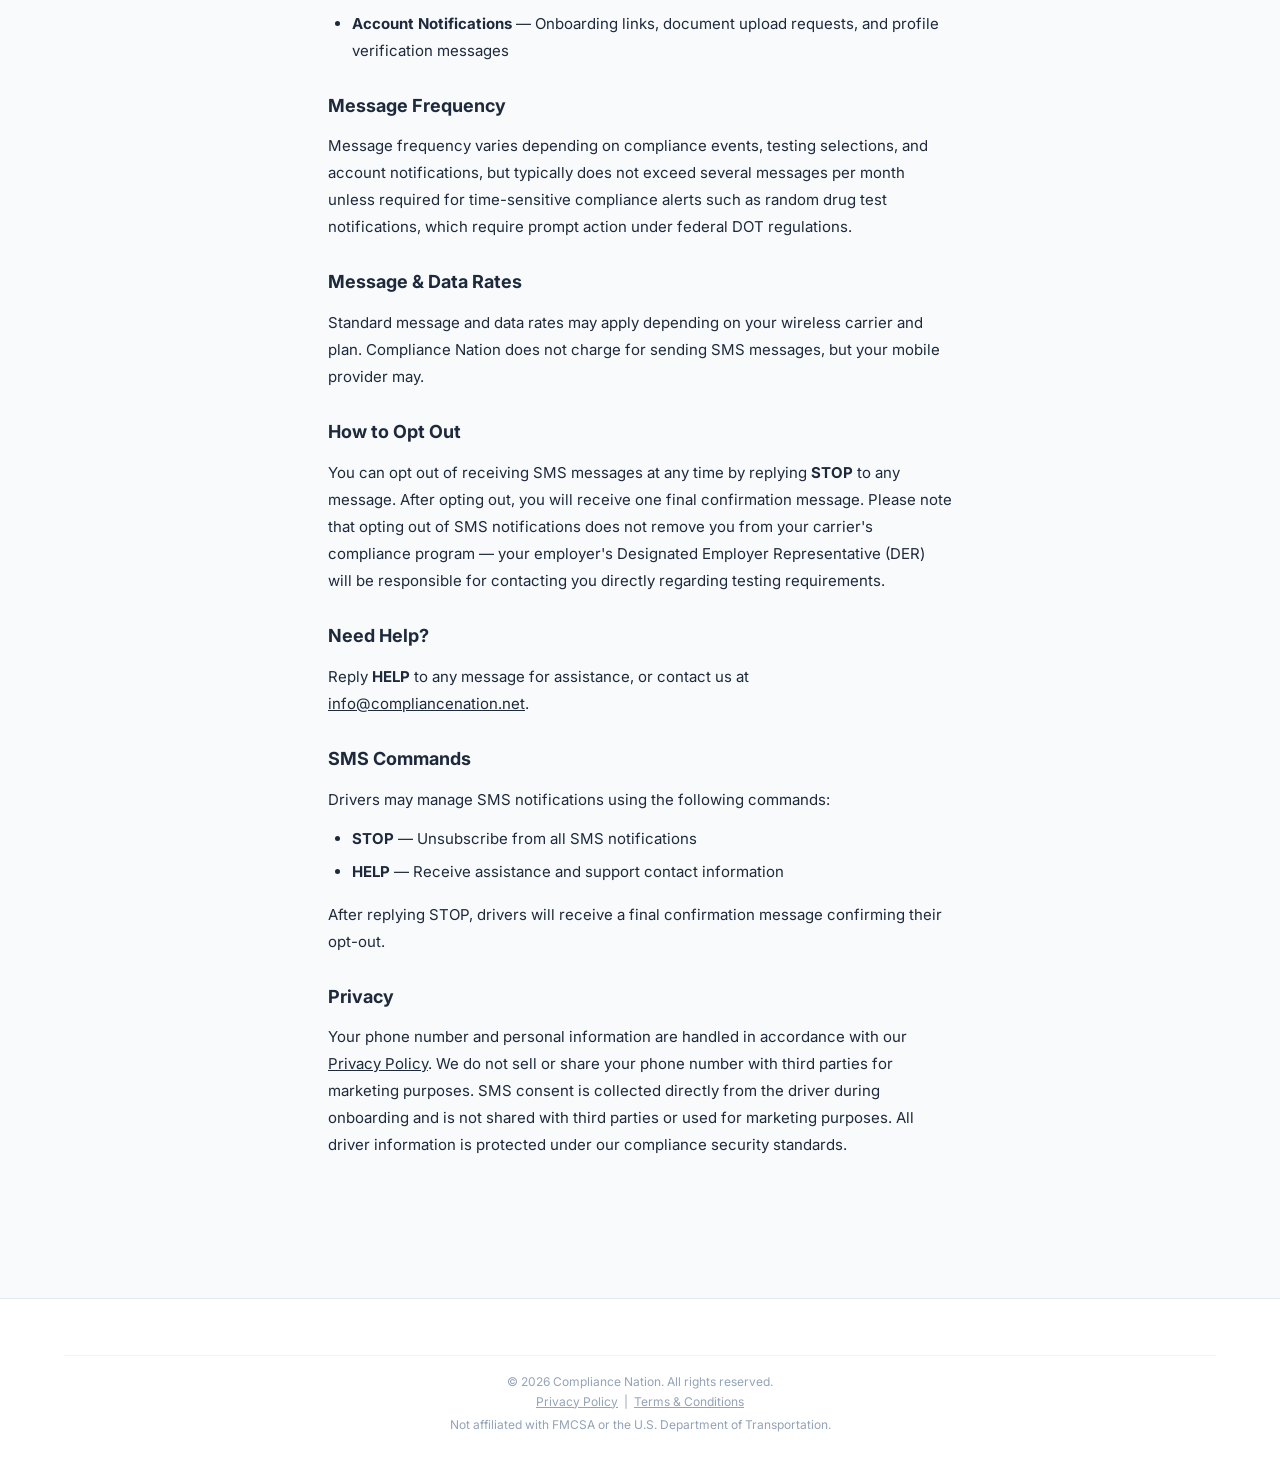
<file: driver-consent.html>
<!DOCTYPE html>
<html lang="en">
<head>
    <meta charset="UTF-8">
    <meta name="viewport" content="width=device-width, initial-scale=1.0">
    <title>Driver SMS Consent — Compliance Nation</title>
    <meta name="description" content="Compliance Nation SMS consent disclosure for drivers regarding DOT drug and alcohol testing notifications, compliance alerts, and account notifications.">
    <link rel="preconnect" href="https://fonts.googleapis.com">
    <link rel="preconnect" href="https://fonts.gstatic.com" crossorigin>
    <link href="https://fonts.googleapis.com/css2?family=Inter:wght@300;400;500;600;700;800;900&display=swap" rel="stylesheet">
    <link rel="stylesheet" href="styles.css">
    <link rel="icon" type="image/svg+xml" href="data:image/svg+xml,<svg xmlns='http://www.w3.org/2000/svg' viewBox='0 0 32 32'><text y='28' font-size='28'>🛡️</text></svg>">
    <style>
        .consent-page {
            padding: 160px 0 80px;
            min-height: 100vh;
        }
        .consent-card {
            max-width: 720px;
            margin: 0 auto;
            background: var(--bg-card);
            border: 1px solid var(--border);
            border-radius: var(--radius-lg);
            padding: 48px;
        }
        .consent-card h1 {
            font-size: 1.75rem;
            font-weight: 800;
            margin-bottom: 8px;
        }
        .consent-card .consent-updated {
            font-size: 0.8125rem;
            color: var(--text-muted);
            margin-bottom: 32px;
        }
        .consent-card h2 {
            font-size: 1.125rem;
            font-weight: 700;
            margin-top: 28px;
            margin-bottom: 12px;
        }
        .consent-card p, .consent-card li {
            font-size: 0.9375rem;
            color: var(--text-secondary);
            line-height: 1.8;
            margin-bottom: 12px;
        }
        .consent-card ul {
            padding-left: 24px;
            margin-bottom: 16px;
        }
        .consent-card li {
            margin-bottom: 6px;
        }
        .consent-card a {
            color: var(--accent-blue);
            text-decoration: underline;
        }
        .consent-card a:hover {
            color: var(--accent-cyan);
        }
        .consent-flow {
            display: flex;
            gap: 12px;
            margin: 20px 0 8px;
        }
        .consent-flow-step {
            flex: 1;
            padding: 16px;
            background: var(--bg-elevated);
            border: 1px solid var(--border);
            border-radius: var(--radius-sm);
            text-align: center;
        }
        .consent-flow-step .step-num {
            display: inline-flex;
            align-items: center;
            justify-content: center;
            width: 28px;
            height: 28px;
            background: rgba(59,130,246,0.1);
            border: 1px solid rgba(59,130,246,0.3);
            color: var(--accent-blue);
            border-radius: 50%;
            font-size: 0.75rem;
            font-weight: 700;
            margin-bottom: 8px;
        }
        .consent-flow-step .step-text {
            display: block;
            font-size: 0.8125rem;
            color: var(--text-secondary);
        }
        .consent-mockup {
            margin: 24px 0;
            padding: 24px;
            background: var(--bg-elevated);
            border: 1px solid var(--border);
            border-radius: var(--radius-md);
        }
        .consent-mockup h4 {
            font-size: 0.9375rem;
            font-weight: 600;
            color: var(--text-primary);
            margin-bottom: 4px;
        }
        .consent-mockup .mockup-label {
            font-size: 0.75rem;
            color: var(--text-muted);
            text-transform: uppercase;
            letter-spacing: 0.05em;
            margin-bottom: 12px;
            display: block;
        }
        .mockup-phone {
            width: 100%;
            padding: 12px 16px;
            background: var(--bg-card);
            border: 1px solid var(--border);
            border-radius: var(--radius-sm);
            color: var(--text-muted);
            font-size: 0.9375rem;
            font-family: var(--font-sans);
            margin-bottom: 16px;
        }
        .mockup-checkbox {
            display: flex;
            align-items: flex-start;
            gap: 10px;
            cursor: default;
        }
        .mockup-checkbox input[type="checkbox"] {
            width: 18px;
            height: 18px;
            margin-top: 3px;
            accent-color: var(--accent-blue);
            flex-shrink: 0;
        }
        .mockup-checkbox label {
            font-size: 0.8125rem;
            color: var(--text-secondary);
            line-height: 1.6;
        }
        .consent-sms-example {
            margin: 16px 0;
            padding: 16px;
            background: var(--bg-elevated);
            border-left: 3px solid var(--accent-blue);
            border-radius: 0 var(--radius-sm) var(--radius-sm) 0;
            font-size: 0.875rem;
            color: var(--text-secondary);
            font-style: italic;
            line-height: 1.7;
        }
        @media (max-width: 768px) {
            .consent-card { padding: 28px 20px; }
            .consent-flow { flex-direction: column; }
        }
    </style>
</head>
<body>
    <!-- Navigation -->
    <nav class="navbar scrolled" id="navbar">
        <div class="container nav-container">
            <a href="index.html" class="logo">
                <span class="logo-icon">🛡️</span>
                <span class="logo-text">Compliance<span class="logo-accent">Nation</span></span>
            </a>
            <div class="nav-links" id="navLinks">
                <a href="index.html#features">Features</a>
                <a href="index.html#how-it-works">How It Works</a>
                <a href="index.html#pricing">Pricing</a>
                <a href="index.html#subscribe" class="nav-cta">Get Early Access</a>
            </div>
            <button class="mobile-toggle" id="mobileToggle" aria-label="Toggle menu">
                <span></span><span></span><span></span>
            </button>
        </div>
    </nav>

    <section class="consent-page">
        <div class="container">
            <div class="consent-card">
                <h1>Driver SMS Consent</h1>
                <p class="consent-updated">Last updated: March 11, 2026</p>

                <h2>How Drivers Opt In</h2>
                <p>Drivers opt in to receive SMS notifications by confirming their phone number and accepting SMS consent during the Compliance Nation driver onboarding process after receiving an invitation from their motor carrier.</p>
                <p>SMS messages are used solely for compliance notifications related to DOT drug and alcohol testing programs and account alerts.</p>

                <div class="consent-flow">
                    <div class="consent-flow-step">
                        <span class="step-num">1</span>
                        <span class="step-text">Carrier sends driver an invite</span>
                    </div>
                    <div class="consent-flow-step">
                        <span class="step-num">2</span>
                        <span class="step-text">Driver confirms phone number</span>
                    </div>
                    <div class="consent-flow-step">
                        <span class="step-num">3</span>
                        <span class="step-text">Driver checks SMS consent box</span>
                    </div>
                    <div class="consent-flow-step">
                        <span class="step-num">4</span>
                        <span class="step-text">Driver submits onboarding form</span>
                    </div>
                </div>

                <h2>SMS Consent During Onboarding</h2>
                <p>During onboarding, drivers are presented with the following consent prompt:</p>

                <div class="consent-mockup">
                    <h4>Receive Compliance Notifications by SMS</h4>
                    <span class="mockup-label">As shown during driver onboarding</span>
                    <input type="tel" class="mockup-phone" placeholder="(555) 555-1234" disabled>
                    <div class="mockup-checkbox">
                        <input type="checkbox" id="mockupConsent" disabled>
                        <label for="mockupConsent">I agree to receive SMS text messages from <strong>Compliance Nation LLC</strong> regarding DOT compliance notifications, including random drug and alcohol testing alerts, compliance deadline reminders, and account notifications. Message frequency varies. Message &amp; data rates may apply. Reply STOP to opt out at any time. Reply HELP for help. Consent to receive SMS is not a condition of employment or onboarding. <a href="privacy.html">Privacy Policy</a> &amp; <a href="terms.html">Terms &amp; Conditions</a>.</label>
                    </div>
                </div>

                <h2>Confirmation Message</h2>
                <p>Upon completing onboarding and consenting to SMS, drivers receive the following confirmation message:</p>
                <div class="consent-sms-example">
                    Compliance Nation: You are subscribed to compliance notifications. Msg frequency varies. Msg & data rates may apply. Reply HELP for help or STOP to opt out.
                </div>

                <h2>What You're Agreeing To</h2>
                <p>By confirming your phone number and selecting the SMS consent option during onboarding, you consent to receive SMS text messages from Compliance Nation regarding:</p>
                <ul>
                    <li><strong>DOT Drug & Alcohol Testing</strong> — Notifications about random testing selections, pre-employment test scheduling, and test result availability</li>
                    <li><strong>Compliance Alerts</strong> — Reminders about expiring CDL, medical cards, annual reviews, and other required deadlines</li>
                    <li><strong>Account Notifications</strong> — Onboarding links, document upload requests, and profile verification messages</li>
                </ul>

                <h2>Message Frequency</h2>
                <p>Message frequency varies depending on compliance events, testing selections, and account notifications, but typically does not exceed several messages per month unless required for time-sensitive compliance alerts such as random drug test notifications, which require prompt action under federal DOT regulations.</p>

                <h2>Message & Data Rates</h2>
                <p>Standard message and data rates may apply depending on your wireless carrier and plan. Compliance Nation does not charge for sending SMS messages, but your mobile provider may.</p>

                <h2>How to Opt Out</h2>
                <p>You can opt out of receiving SMS messages at any time by replying <strong>STOP</strong> to any message. After opting out, you will receive one final confirmation message. Please note that opting out of SMS notifications does not remove you from your carrier's compliance program — your employer's Designated Employer Representative (DER) will be responsible for contacting you directly regarding testing requirements.</p>

                <h2>Need Help?</h2>
                <p>Reply <strong>HELP</strong> to any message for assistance, or contact us at <a href="mailto:info@compliancenation.net">info@compliancenation.net</a>.</p>

                <h2>SMS Commands</h2>
                <p>Drivers may manage SMS notifications using the following commands:</p>
                <ul>
                    <li><strong>STOP</strong> — Unsubscribe from all SMS notifications</li>
                    <li><strong>HELP</strong> — Receive assistance and support contact information</li>
                </ul>
                <p>After replying STOP, drivers will receive a final confirmation message confirming their opt-out.</p>

                <h2 id="privacy-section">Privacy</h2>
                <p>Your phone number and personal information are handled in accordance with our <a href="privacy.html">Privacy Policy</a>. We do not sell or share your phone number with third parties for marketing purposes. SMS consent is collected directly from the driver during onboarding and is not shared with third parties or used for marketing purposes. All driver information is protected under our compliance security standards.</p>
            </div>
        </div>
    </section>

    <!-- Footer -->
    <footer class="footer">
        <div class="container">
            <div class="footer-bottom" style="flex-direction: column; gap: 8px; text-align: center;">
                <p>&copy; 2026 Compliance Nation. All rights reserved.</p>
                <p><a href="privacy.html" style="color: var(--accent-blue); text-decoration: underline;">Privacy Policy</a> &nbsp;|&nbsp; <a href="terms.html" style="color: var(--accent-blue); text-decoration: underline;">Terms &amp; Conditions</a></p>
                <p class="footer-regulatory">Not affiliated with FMCSA or the U.S. Department of Transportation.</p>
            </div>
        </div>
    </footer>

    <script>
        // Mobile menu toggle
        const mobileToggle = document.getElementById('mobileToggle');
        const navLinks = document.getElementById('navLinks');
        if (mobileToggle) {
            mobileToggle.addEventListener('click', () => navLinks.classList.toggle('open'));
        }
    </script>
</body>
</html>
</file>
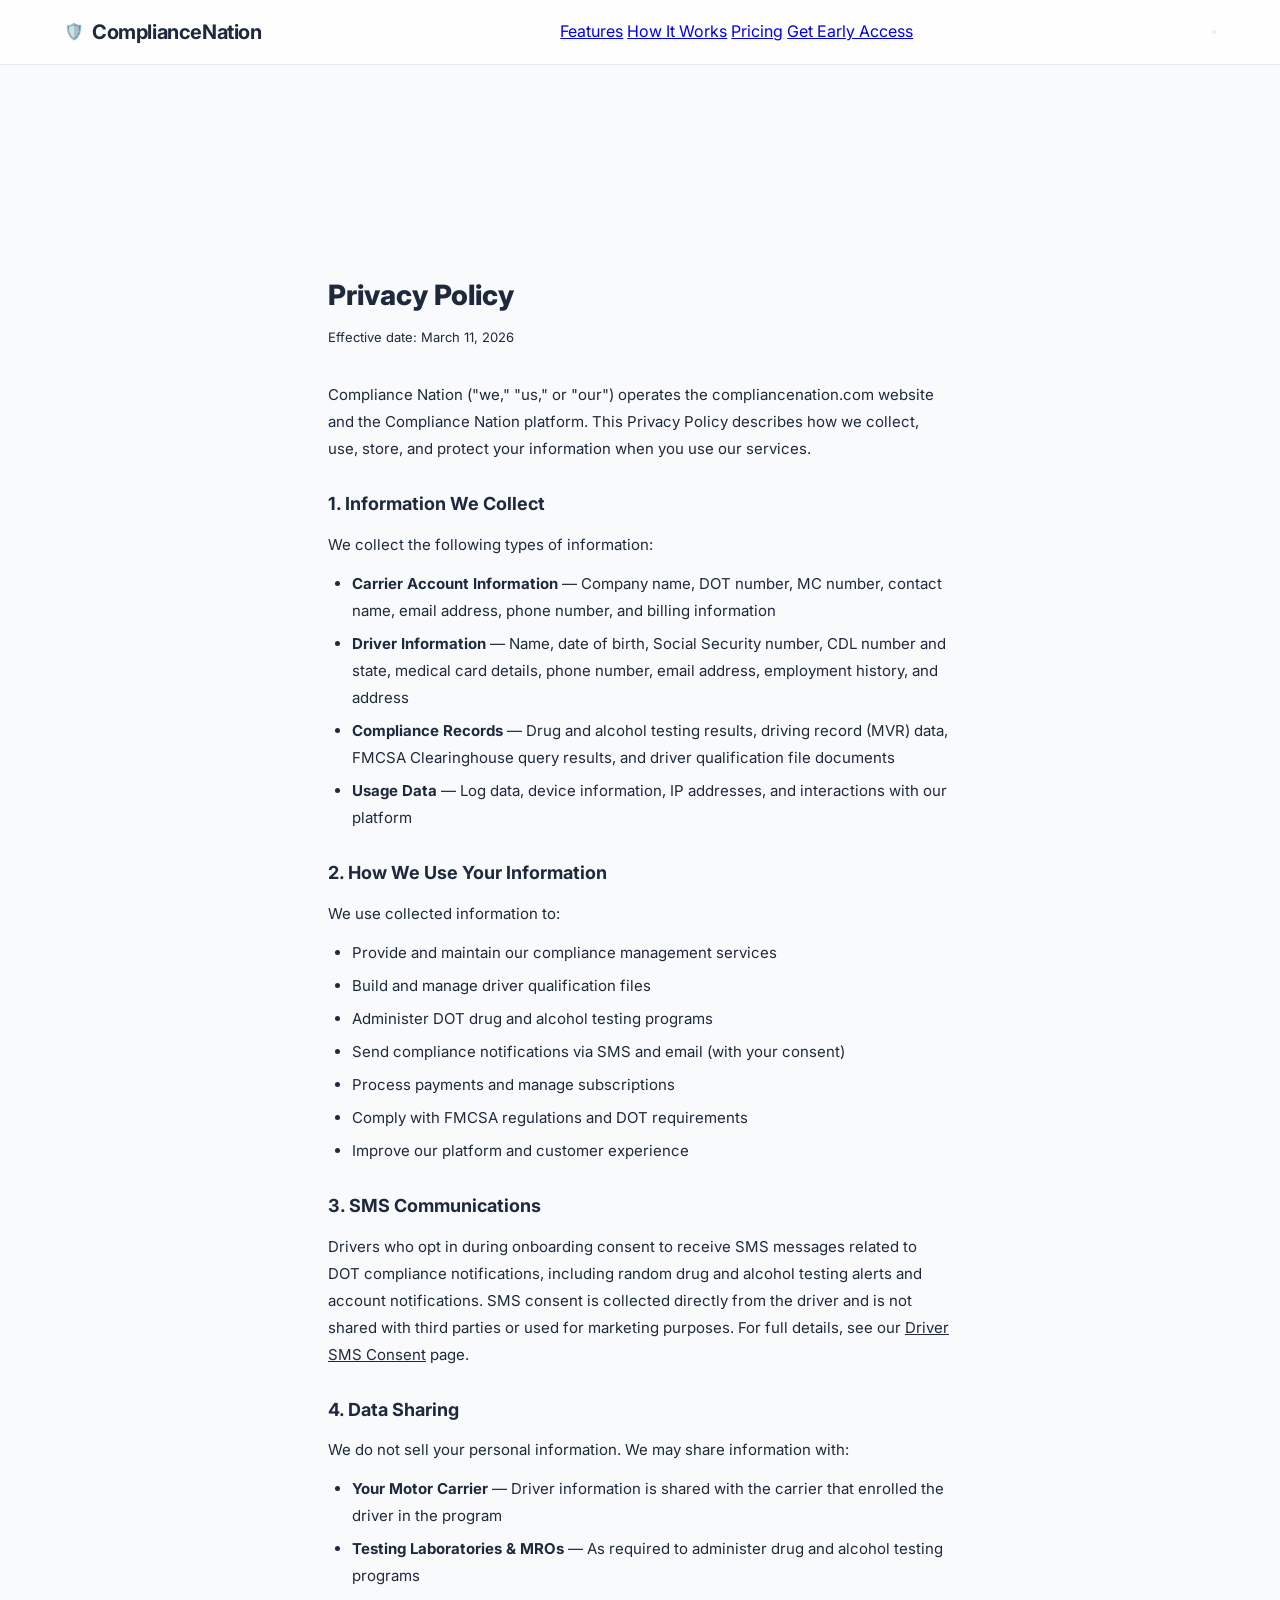
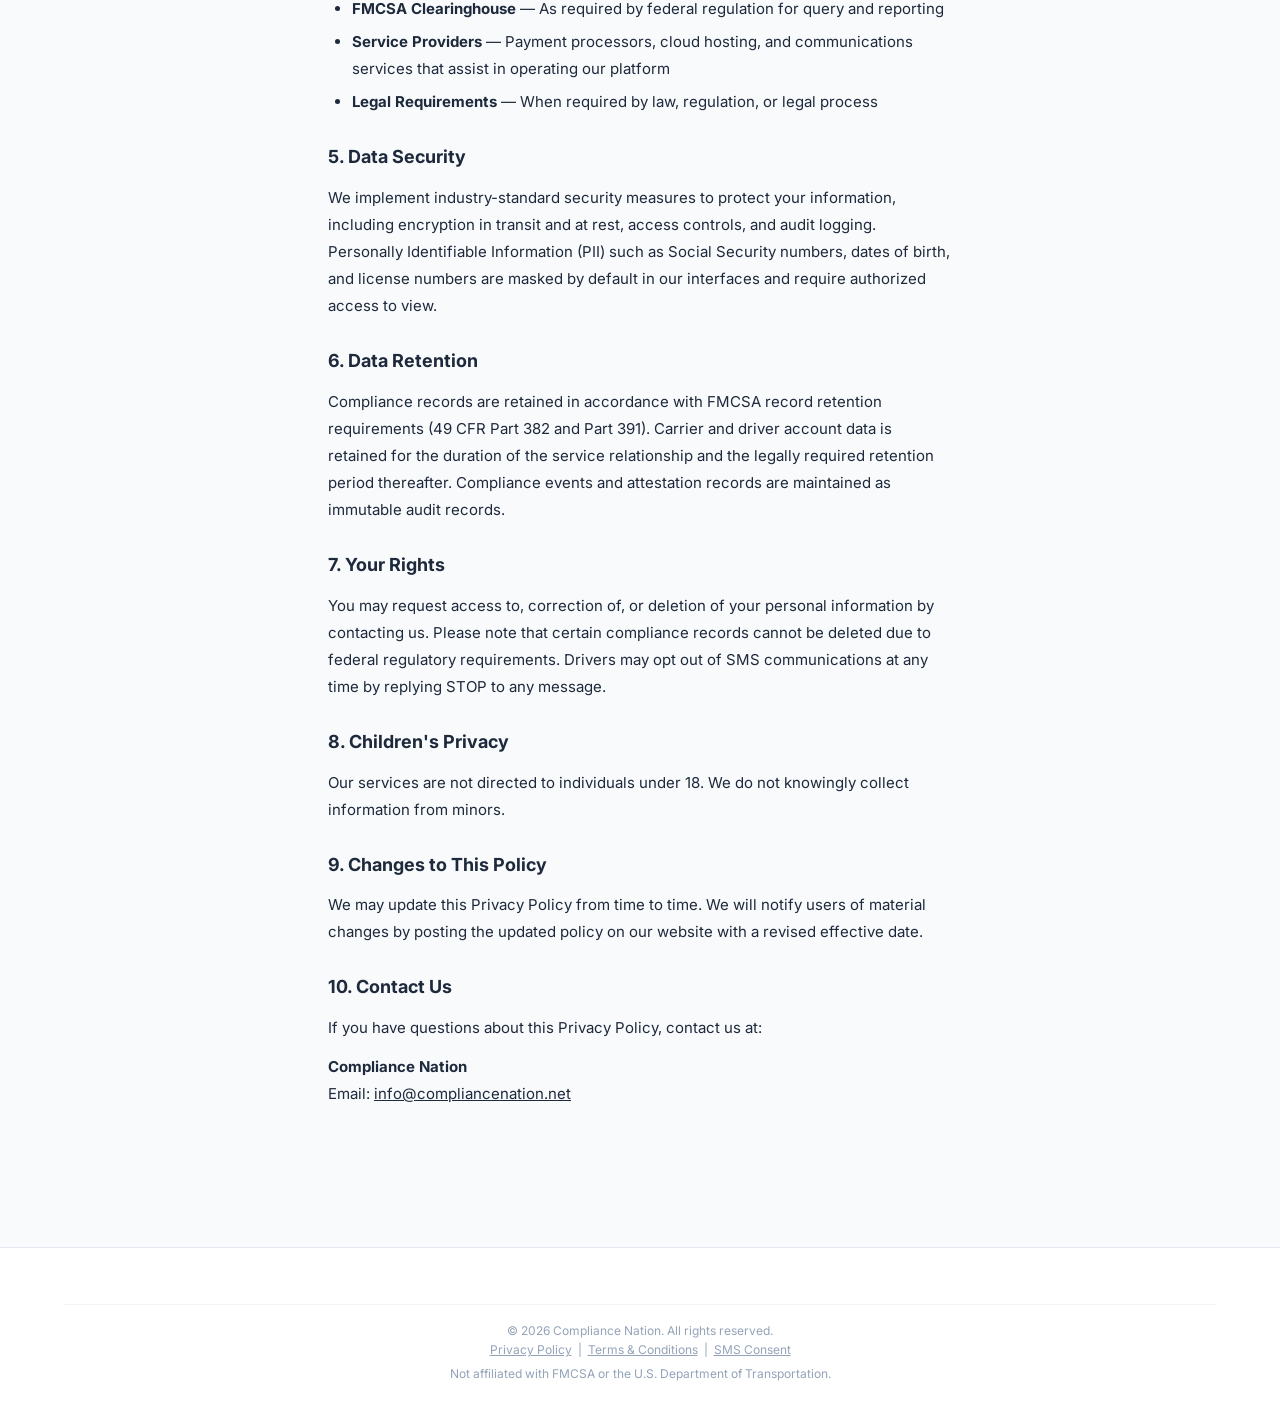
<file: privacy.html>
<!DOCTYPE html>
<html lang="en">
<head>
    <meta charset="UTF-8">
    <meta name="viewport" content="width=device-width, initial-scale=1.0">
    <title>Privacy Policy — Compliance Nation</title>
    <meta name="description" content="Compliance Nation privacy policy covering data collection, use, storage, and protection for carriers and drivers.">
    <link rel="preconnect" href="https://fonts.googleapis.com">
    <link rel="preconnect" href="https://fonts.gstatic.com" crossorigin>
    <link href="https://fonts.googleapis.com/css2?family=Inter:wght@300;400;500;600;700;800;900&display=swap" rel="stylesheet">
    <link rel="stylesheet" href="styles.css">
    <link rel="icon" type="image/svg+xml" href="data:image/svg+xml,<svg xmlns='http://www.w3.org/2000/svg' viewBox='0 0 32 32'><text y='28' font-size='28'>🛡️</text></svg>">
    <style>
        .legal-page { padding: 160px 0 80px; min-height: 100vh; }
        .legal-card {
            max-width: 720px; margin: 0 auto;
            background: var(--bg-card); border: 1px solid var(--border);
            border-radius: var(--radius-lg); padding: 48px;
        }
        .legal-card h1 { font-size: 1.75rem; font-weight: 800; margin-bottom: 8px; }
        .legal-card .legal-updated { font-size: 0.8125rem; color: var(--text-muted); margin-bottom: 32px; }
        .legal-card h2 { font-size: 1.125rem; font-weight: 700; margin-top: 28px; margin-bottom: 12px; }
        .legal-card p, .legal-card li { font-size: 0.9375rem; color: var(--text-secondary); line-height: 1.8; margin-bottom: 12px; }
        .legal-card ul { padding-left: 24px; margin-bottom: 16px; }
        .legal-card li { margin-bottom: 6px; }
        .legal-card a { color: var(--accent-blue); text-decoration: underline; }
        .legal-card a:hover { color: var(--accent-cyan); }
        @media (max-width: 768px) { .legal-card { padding: 28px 20px; } }
    </style>
</head>
<body>
    <nav class="navbar scrolled" id="navbar">
        <div class="container nav-container">
            <a href="index.html" class="logo">
                <span class="logo-icon">🛡️</span>
                <span class="logo-text">Compliance<span class="logo-accent">Nation</span></span>
            </a>
            <div class="nav-links" id="navLinks">
                <a href="index.html#features">Features</a>
                <a href="index.html#how-it-works">How It Works</a>
                <a href="index.html#pricing">Pricing</a>
                <a href="index.html#subscribe" class="nav-cta">Get Early Access</a>
            </div>
            <button class="mobile-toggle" id="mobileToggle" aria-label="Toggle menu">
                <span></span><span></span><span></span>
            </button>
        </div>
    </nav>

    <section class="legal-page">
        <div class="container">
            <div class="legal-card">
                <h1>Privacy Policy</h1>
                <p class="legal-updated">Effective date: March 11, 2026</p>

                <p>Compliance Nation ("we," "us," or "our") operates the compliancenation.com website and the Compliance Nation platform. This Privacy Policy describes how we collect, use, store, and protect your information when you use our services.</p>

                <h2>1. Information We Collect</h2>
                <p>We collect the following types of information:</p>
                <ul>
                    <li><strong>Carrier Account Information</strong> — Company name, DOT number, MC number, contact name, email address, phone number, and billing information</li>
                    <li><strong>Driver Information</strong> — Name, date of birth, Social Security number, CDL number and state, medical card details, phone number, email address, employment history, and address</li>
                    <li><strong>Compliance Records</strong> — Drug and alcohol testing results, driving record (MVR) data, FMCSA Clearinghouse query results, and driver qualification file documents</li>
                    <li><strong>Usage Data</strong> — Log data, device information, IP addresses, and interactions with our platform</li>
                </ul>

                <h2>2. How We Use Your Information</h2>
                <p>We use collected information to:</p>
                <ul>
                    <li>Provide and maintain our compliance management services</li>
                    <li>Build and manage driver qualification files</li>
                    <li>Administer DOT drug and alcohol testing programs</li>
                    <li>Send compliance notifications via SMS and email (with your consent)</li>
                    <li>Process payments and manage subscriptions</li>
                    <li>Comply with FMCSA regulations and DOT requirements</li>
                    <li>Improve our platform and customer experience</li>
                </ul>

                <h2>3. SMS Communications</h2>
                <p>Drivers who opt in during onboarding consent to receive SMS messages related to DOT compliance notifications, including random drug and alcohol testing alerts and account notifications. SMS consent is collected directly from the driver and is not shared with third parties or used for marketing purposes. For full details, see our <a href="driver-consent.html">Driver SMS Consent</a> page.</p>

                <h2>4. Data Sharing</h2>
                <p>We do not sell your personal information. We may share information with:</p>
                <ul>
                    <li><strong>Your Motor Carrier</strong> — Driver information is shared with the carrier that enrolled the driver in the program</li>
                    <li><strong>Testing Laboratories & MROs</strong> — As required to administer drug and alcohol testing programs</li>
                    <li><strong>FMCSA Clearinghouse</strong> — As required by federal regulation for query and reporting</li>
                    <li><strong>Service Providers</strong> — Payment processors, cloud hosting, and communications services that assist in operating our platform</li>
                    <li><strong>Legal Requirements</strong> — When required by law, regulation, or legal process</li>
                </ul>

                <h2>5. Data Security</h2>
                <p>We implement industry-standard security measures to protect your information, including encryption in transit and at rest, access controls, and audit logging. Personally Identifiable Information (PII) such as Social Security numbers, dates of birth, and license numbers are masked by default in our interfaces and require authorized access to view.</p>

                <h2>6. Data Retention</h2>
                <p>Compliance records are retained in accordance with FMCSA record retention requirements (49 CFR Part 382 and Part 391). Carrier and driver account data is retained for the duration of the service relationship and the legally required retention period thereafter. Compliance events and attestation records are maintained as immutable audit records.</p>

                <h2>7. Your Rights</h2>
                <p>You may request access to, correction of, or deletion of your personal information by contacting us. Please note that certain compliance records cannot be deleted due to federal regulatory requirements. Drivers may opt out of SMS communications at any time by replying STOP to any message.</p>

                <h2>8. Children's Privacy</h2>
                <p>Our services are not directed to individuals under 18. We do not knowingly collect information from minors.</p>

                <h2>9. Changes to This Policy</h2>
                <p>We may update this Privacy Policy from time to time. We will notify users of material changes by posting the updated policy on our website with a revised effective date.</p>

                <h2>10. Contact Us</h2>
                <p>If you have questions about this Privacy Policy, contact us at:</p>
                <p><strong>Compliance Nation</strong><br>
                Email: <a href="mailto:info@compliancenation.net">info@compliancenation.net</a></p>
            </div>
        </div>
    </section>

    <footer class="footer">
        <div class="container">
            <div class="footer-bottom" style="flex-direction: column; gap: 8px; text-align: center;">
                <p>&copy; 2026 Compliance Nation. All rights reserved.</p>
                <p><a href="privacy.html" style="color: var(--accent-blue); text-decoration: underline;">Privacy Policy</a> &nbsp;|&nbsp; <a href="terms.html" style="color: var(--accent-blue); text-decoration: underline;">Terms &amp; Conditions</a> &nbsp;|&nbsp; <a href="driver-consent.html" style="color: var(--accent-blue); text-decoration: underline;">SMS Consent</a></p>
                <p class="footer-regulatory">Not affiliated with FMCSA or the U.S. Department of Transportation.</p>
            </div>
        </div>
    </footer>

    <script>
        const mobileToggle = document.getElementById('mobileToggle');
        const navLinks = document.getElementById('navLinks');
        if (mobileToggle) { mobileToggle.addEventListener('click', () => navLinks.classList.toggle('open')); }
    </script>
</body>
</html>
</file>
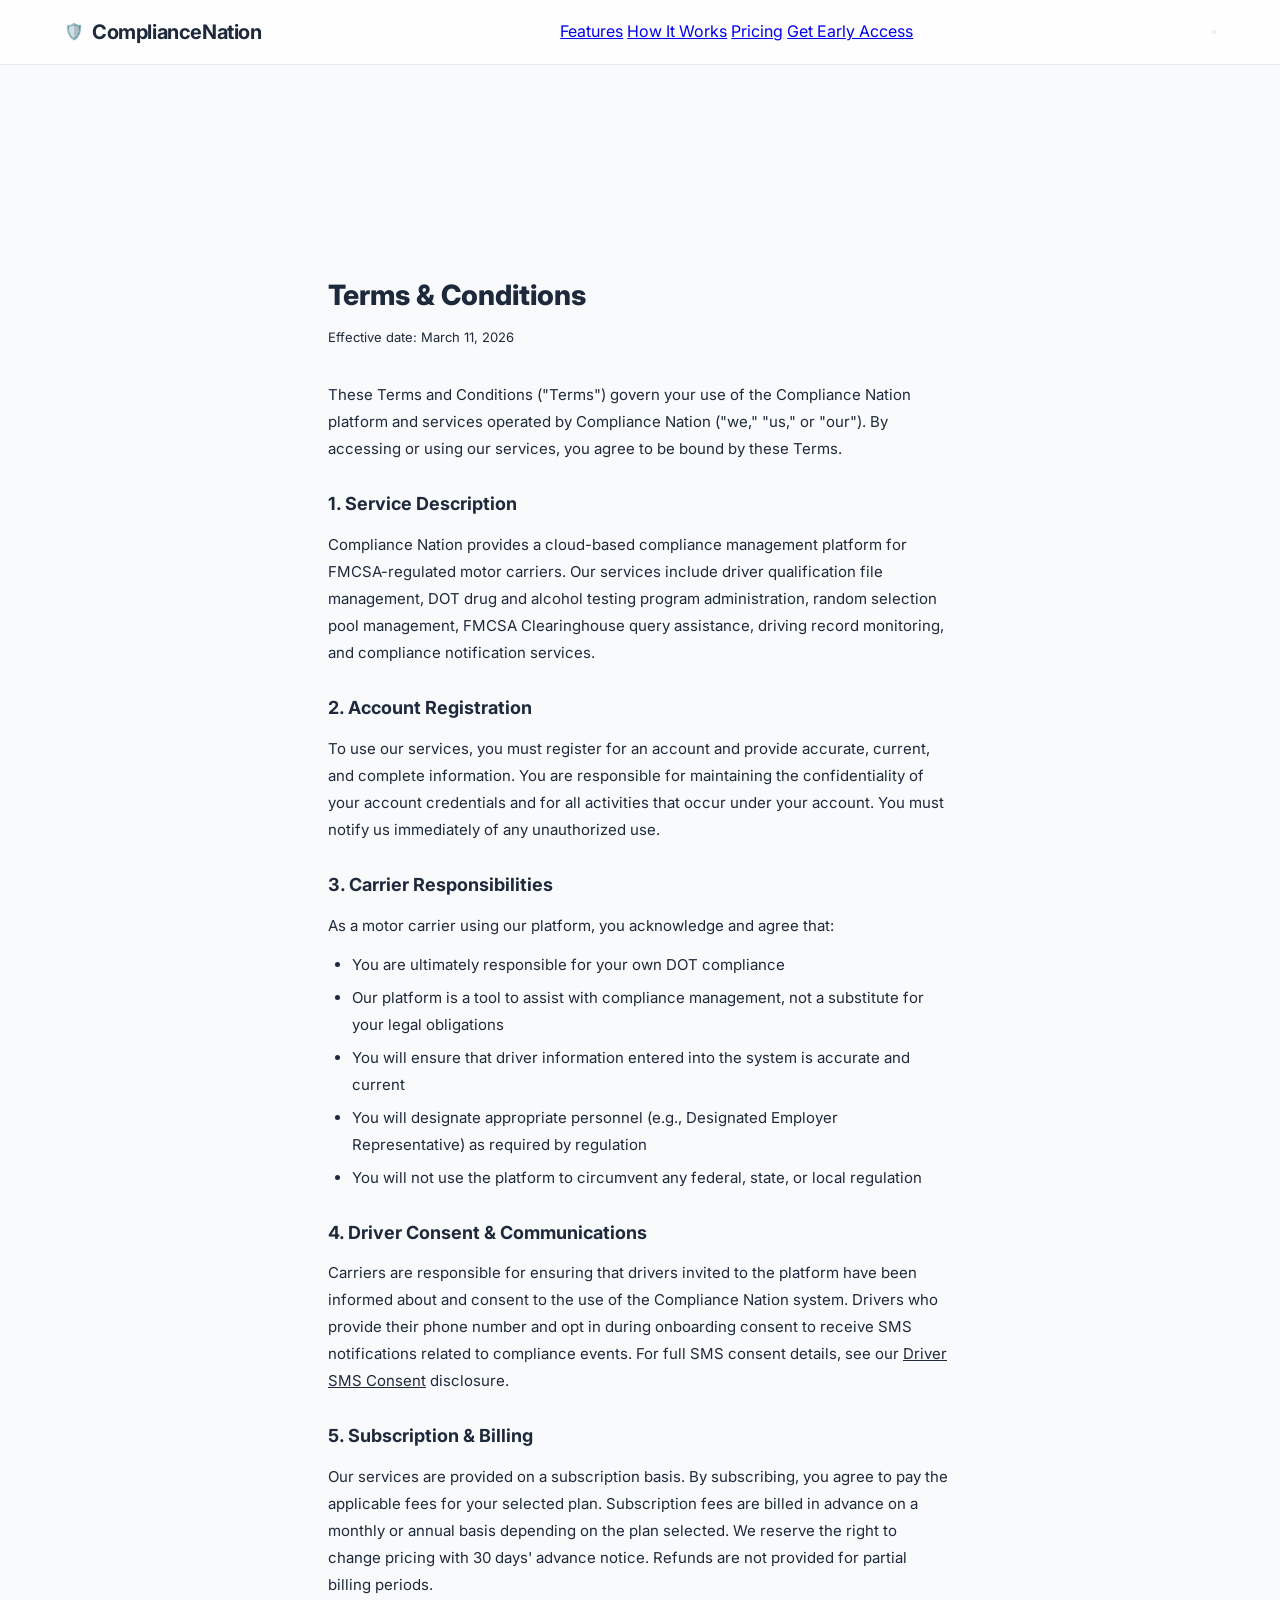
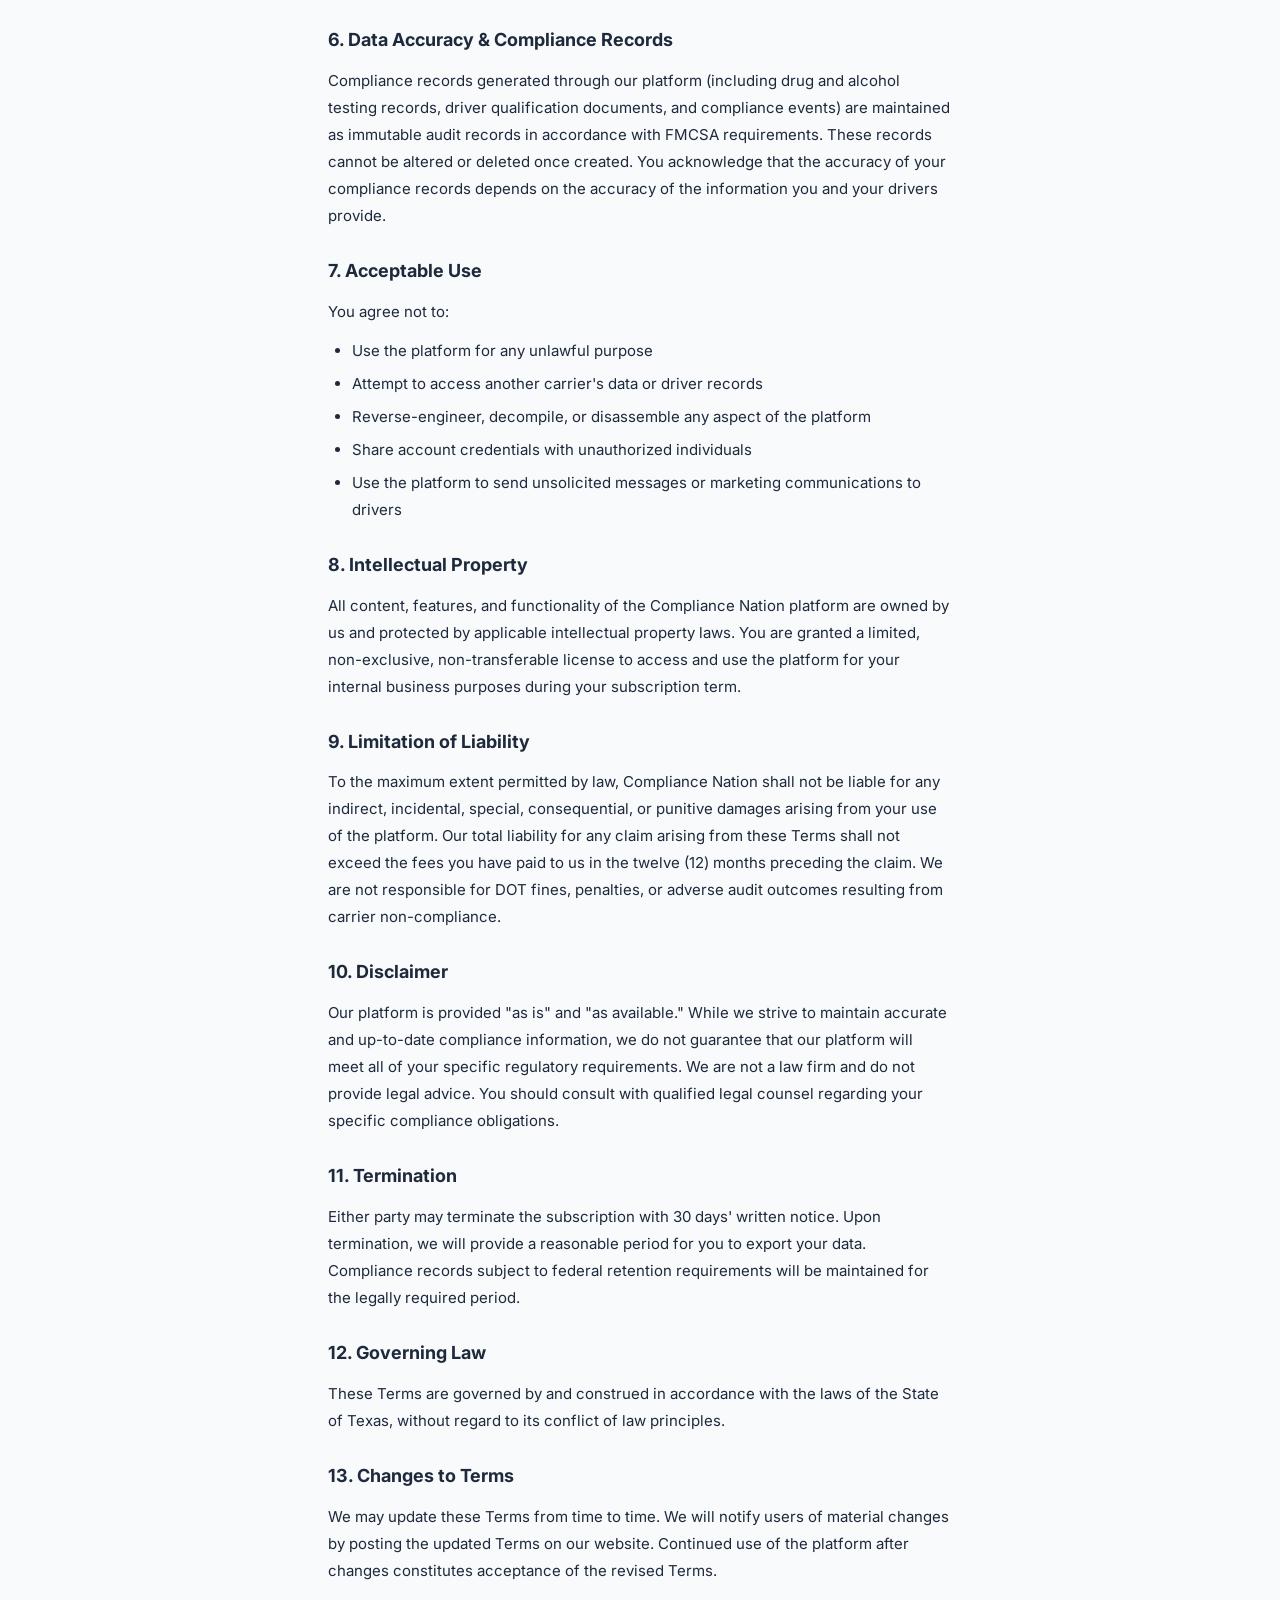
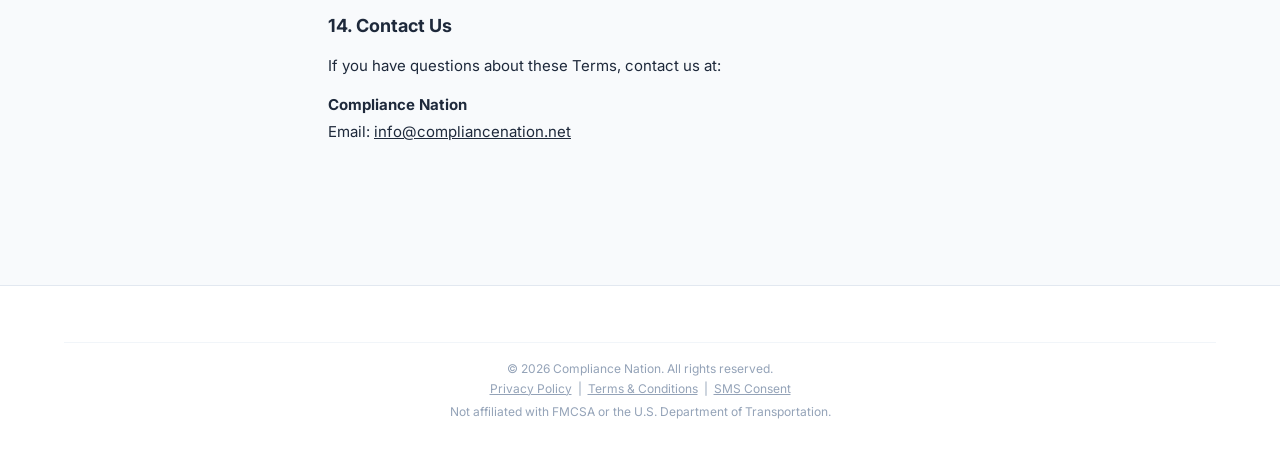
<file: terms.html>
<!DOCTYPE html>
<html lang="en">
<head>
    <meta charset="UTF-8">
    <meta name="viewport" content="width=device-width, initial-scale=1.0">
    <title>Terms &amp; Conditions — Compliance Nation</title>
    <meta name="description" content="Compliance Nation terms and conditions for use of the compliance management platform.">
    <link rel="preconnect" href="https://fonts.googleapis.com">
    <link rel="preconnect" href="https://fonts.gstatic.com" crossorigin>
    <link href="https://fonts.googleapis.com/css2?family=Inter:wght@300;400;500;600;700;800;900&display=swap" rel="stylesheet">
    <link rel="stylesheet" href="styles.css">
    <link rel="icon" type="image/svg+xml" href="data:image/svg+xml,<svg xmlns='http://www.w3.org/2000/svg' viewBox='0 0 32 32'><text y='28' font-size='28'>🛡️</text></svg>">
    <style>
        .legal-page { padding: 160px 0 80px; min-height: 100vh; }
        .legal-card {
            max-width: 720px; margin: 0 auto;
            background: var(--bg-card); border: 1px solid var(--border);
            border-radius: var(--radius-lg); padding: 48px;
        }
        .legal-card h1 { font-size: 1.75rem; font-weight: 800; margin-bottom: 8px; }
        .legal-card .legal-updated { font-size: 0.8125rem; color: var(--text-muted); margin-bottom: 32px; }
        .legal-card h2 { font-size: 1.125rem; font-weight: 700; margin-top: 28px; margin-bottom: 12px; }
        .legal-card p, .legal-card li { font-size: 0.9375rem; color: var(--text-secondary); line-height: 1.8; margin-bottom: 12px; }
        .legal-card ul { padding-left: 24px; margin-bottom: 16px; }
        .legal-card li { margin-bottom: 6px; }
        .legal-card a { color: var(--accent-blue); text-decoration: underline; }
        .legal-card a:hover { color: var(--accent-cyan); }
        @media (max-width: 768px) { .legal-card { padding: 28px 20px; } }
    </style>
</head>
<body>
    <nav class="navbar scrolled" id="navbar">
        <div class="container nav-container">
            <a href="index.html" class="logo">
                <span class="logo-icon">🛡️</span>
                <span class="logo-text">Compliance<span class="logo-accent">Nation</span></span>
            </a>
            <div class="nav-links" id="navLinks">
                <a href="index.html#features">Features</a>
                <a href="index.html#how-it-works">How It Works</a>
                <a href="index.html#pricing">Pricing</a>
                <a href="index.html#subscribe" class="nav-cta">Get Early Access</a>
            </div>
            <button class="mobile-toggle" id="mobileToggle" aria-label="Toggle menu">
                <span></span><span></span><span></span>
            </button>
        </div>
    </nav>

    <section class="legal-page">
        <div class="container">
            <div class="legal-card">
                <h1>Terms &amp; Conditions</h1>
                <p class="legal-updated">Effective date: March 11, 2026</p>

                <p>These Terms and Conditions ("Terms") govern your use of the Compliance Nation platform and services operated by Compliance Nation ("we," "us," or "our"). By accessing or using our services, you agree to be bound by these Terms.</p>

                <h2>1. Service Description</h2>
                <p>Compliance Nation provides a cloud-based compliance management platform for FMCSA-regulated motor carriers. Our services include driver qualification file management, DOT drug and alcohol testing program administration, random selection pool management, FMCSA Clearinghouse query assistance, driving record monitoring, and compliance notification services.</p>

                <h2>2. Account Registration</h2>
                <p>To use our services, you must register for an account and provide accurate, current, and complete information. You are responsible for maintaining the confidentiality of your account credentials and for all activities that occur under your account. You must notify us immediately of any unauthorized use.</p>

                <h2>3. Carrier Responsibilities</h2>
                <p>As a motor carrier using our platform, you acknowledge and agree that:</p>
                <ul>
                    <li>You are ultimately responsible for your own DOT compliance</li>
                    <li>Our platform is a tool to assist with compliance management, not a substitute for your legal obligations</li>
                    <li>You will ensure that driver information entered into the system is accurate and current</li>
                    <li>You will designate appropriate personnel (e.g., Designated Employer Representative) as required by regulation</li>
                    <li>You will not use the platform to circumvent any federal, state, or local regulation</li>
                </ul>

                <h2>4. Driver Consent &amp; Communications</h2>
                <p>Carriers are responsible for ensuring that drivers invited to the platform have been informed about and consent to the use of the Compliance Nation system. Drivers who provide their phone number and opt in during onboarding consent to receive SMS notifications related to compliance events. For full SMS consent details, see our <a href="driver-consent.html">Driver SMS Consent</a> disclosure.</p>

                <h2>5. Subscription &amp; Billing</h2>
                <p>Our services are provided on a subscription basis. By subscribing, you agree to pay the applicable fees for your selected plan. Subscription fees are billed in advance on a monthly or annual basis depending on the plan selected. We reserve the right to change pricing with 30 days' advance notice. Refunds are not provided for partial billing periods.</p>

                <h2>6. Data Accuracy &amp; Compliance Records</h2>
                <p>Compliance records generated through our platform (including drug and alcohol testing records, driver qualification documents, and compliance events) are maintained as immutable audit records in accordance with FMCSA requirements. These records cannot be altered or deleted once created. You acknowledge that the accuracy of your compliance records depends on the accuracy of the information you and your drivers provide.</p>

                <h2>7. Acceptable Use</h2>
                <p>You agree not to:</p>
                <ul>
                    <li>Use the platform for any unlawful purpose</li>
                    <li>Attempt to access another carrier's data or driver records</li>
                    <li>Reverse-engineer, decompile, or disassemble any aspect of the platform</li>
                    <li>Share account credentials with unauthorized individuals</li>
                    <li>Use the platform to send unsolicited messages or marketing communications to drivers</li>
                </ul>

                <h2>8. Intellectual Property</h2>
                <p>All content, features, and functionality of the Compliance Nation platform are owned by us and protected by applicable intellectual property laws. You are granted a limited, non-exclusive, non-transferable license to access and use the platform for your internal business purposes during your subscription term.</p>

                <h2>9. Limitation of Liability</h2>
                <p>To the maximum extent permitted by law, Compliance Nation shall not be liable for any indirect, incidental, special, consequential, or punitive damages arising from your use of the platform. Our total liability for any claim arising from these Terms shall not exceed the fees you have paid to us in the twelve (12) months preceding the claim. We are not responsible for DOT fines, penalties, or adverse audit outcomes resulting from carrier non-compliance.</p>

                <h2>10. Disclaimer</h2>
                <p>Our platform is provided "as is" and "as available." While we strive to maintain accurate and up-to-date compliance information, we do not guarantee that our platform will meet all of your specific regulatory requirements. We are not a law firm and do not provide legal advice. You should consult with qualified legal counsel regarding your specific compliance obligations.</p>

                <h2>11. Termination</h2>
                <p>Either party may terminate the subscription with 30 days' written notice. Upon termination, we will provide a reasonable period for you to export your data. Compliance records subject to federal retention requirements will be maintained for the legally required period.</p>

                <h2>12. Governing Law</h2>
                <p>These Terms are governed by and construed in accordance with the laws of the State of Texas, without regard to its conflict of law principles.</p>

                <h2>13. Changes to Terms</h2>
                <p>We may update these Terms from time to time. We will notify users of material changes by posting the updated Terms on our website. Continued use of the platform after changes constitutes acceptance of the revised Terms.</p>

                <h2>14. Contact Us</h2>
                <p>If you have questions about these Terms, contact us at:</p>
                <p><strong>Compliance Nation</strong><br>
                Email: <a href="mailto:info@compliancenation.net">info@compliancenation.net</a></p>
            </div>
        </div>
    </section>

    <footer class="footer">
        <div class="container">
            <div class="footer-bottom" style="flex-direction: column; gap: 8px; text-align: center;">
                <p>&copy; 2026 Compliance Nation. All rights reserved.</p>
                <p><a href="privacy.html" style="color: var(--accent-blue); text-decoration: underline;">Privacy Policy</a> &nbsp;|&nbsp; <a href="terms.html" style="color: var(--accent-blue); text-decoration: underline;">Terms &amp; Conditions</a> &nbsp;|&nbsp; <a href="driver-consent.html" style="color: var(--accent-blue); text-decoration: underline;">SMS Consent</a></p>
                <p class="footer-regulatory">Not affiliated with FMCSA or the U.S. Department of Transportation.</p>
            </div>
        </div>
    </footer>

    <script>
        const mobileToggle = document.getElementById('mobileToggle');
        const navLinks = document.getElementById('navLinks');
        if (mobileToggle) { mobileToggle.addEventListener('click', () => navLinks.classList.toggle('open')); }
    </script>
</body>
</html>
</file>
<file: styles.css>
/* ═══════════════════════════════════════════════════════════════
   Compliance Nation Landing Page — White Theme
   ═══════════════════════════════════════════════════════════════ */

*, *::before, *::after { box-sizing: border-box; margin: 0; padding: 0; }

:root {
    --blue-50: #eff6ff;
    --blue-100: #dbeafe;
    --blue-200: #bfdbfe;
    --blue-300: #93c5fd;
    --blue-500: #3b82f6;
    --blue-600: #2563eb;
    --blue-700: #1d4ed8;
    --slate-50: #f8fafc;
    --slate-100: #f1f5f9;
    --slate-200: #e2e8f0;
    --slate-300: #cbd5e1;
    --slate-400: #94a3b8;
    --slate-500: #64748b;
    --slate-600: #475569;
    --slate-700: #334155;
    --slate-800: #1e293b;
    --slate-900: #0f172a;
    --emerald-50: #ecfdf5;
    --emerald-200: #a7f3d0;
    --emerald-300: #6ee7b7;
    --emerald-400: #34d399;
    --emerald-500: #10b981;
    --emerald-600: #059669;
    --red-50: #fef2f2;
    --red-100: #fee2e2;
    --red-400: #f87171;
    --red-500: #ef4444;
    --amber-50: #fffbeb;
    --amber-100: #fef3c7;
    --amber-500: #f59e0b;
    --amber-600: #d97706;
    --violet-50: #f5f3ff;
    --violet-600: #7c3aed;
    --rose-50: #fff1f2;
    --rose-600: #e11d48;
}

html { scroll-behavior: smooth; }
body {
    font-family: 'Inter', -apple-system, BlinkMacSystemFont, 'Segoe UI', sans-serif;
    color: var(--slate-800);
    background: var(--slate-50);
    line-height: 1.6;
    -webkit-font-smoothing: antialiased;
}

.container { max-width: 1200px; margin: 0 auto; padding: 0 1.5rem; }
.text-blue { color: var(--blue-600); }

/* ── Navbar ────────────────────────────────────────────────────── */
.navbar {
    position: sticky;
    top: 0;
    z-index: 50;
    background: rgba(255,255,255,0.8);
    backdrop-filter: blur(12px);
    -webkit-backdrop-filter: blur(12px);
    border-bottom: 1px solid var(--slate-200);
}
.nav-container {
    display: flex;
    align-items: center;
    justify-content: space-between;
    padding: 1rem 1.5rem;
    max-width: 1200px;
    margin: 0 auto;
}
.logo {
    display: flex;
    align-items: center;
    gap: 0.5rem;
    text-decoration: none;
}
.logo-text {
    font-size: 1.25rem;
    font-weight: 700;
    color: var(--slate-800);
    letter-spacing: -0.02em;
}
.nav-actions { display: flex; align-items: center; gap: 0.75rem; }
.nav-link {
    font-size: 0.875rem;
    font-weight: 600;
    color: var(--slate-700);
    text-decoration: none;
    padding: 0.5rem 1rem;
    transition: color 0.2s;
}
.nav-link:hover { color: var(--blue-600); }
.nav-btn-primary {
    display: inline-flex;
    align-items: center;
    gap: 0.5rem;
    padding: 0.625rem 1.25rem;
    background: var(--blue-600);
    color: #fff;
    font-size: 0.875rem;
    font-weight: 600;
    border-radius: 9999px;
    text-decoration: none;
    transition: background 0.2s;
    box-shadow: 0 4px 12px rgba(37,99,235,0.2);
}
.nav-btn-primary:hover { background: var(--blue-700); }

/* ── Hero ──────────────────────────────────────────────────────── */
.hero {
    position: relative;
    padding: 5rem 1.5rem 4rem;
    overflow: hidden;
    text-align: center;
}
.hero-glow {
    position: absolute;
    border-radius: 50%;
    filter: blur(60px);
    pointer-events: none;
}
.hero-glow-1 {
    top: 0; right: 0;
    width: 24rem; height: 24rem;
    background: rgba(59,130,246,0.05);
    transform: translate(33%, -50%);
}
.hero-glow-2 {
    bottom: 0; left: 0;
    width: 16rem; height: 16rem;
    background: rgba(16,185,129,0.05);
    transform: translate(-33%, 50%);
}
.hero-content { position: relative; max-width: 56rem; margin: 0 auto; }
.hero-badge {
    display: inline-flex;
    align-items: center;
    gap: 0.5rem;
    padding: 0.375rem 1rem;
    background: var(--blue-50);
    border: 1px solid var(--blue-100);
    border-radius: 9999px;
    margin-bottom: 1.5rem;
}
.hero-badge span {
    font-size: 0.75rem;
    font-weight: 700;
    color: var(--blue-700);
    text-transform: uppercase;
    letter-spacing: 0.05em;
}
.hero-title {
    font-size: clamp(2.25rem, 5vw, 3.75rem);
    font-weight: 900;
    color: var(--slate-900);
    letter-spacing: -0.02em;
    line-height: 1.1;
}
.hero-subtitle {
    margin-top: 1.5rem;
    font-size: 1.125rem;
    color: var(--slate-500);
    max-width: 42rem;
    margin-left: auto;
    margin-right: auto;
    line-height: 1.7;
}
.hero-actions {
    display: flex;
    flex-wrap: wrap;
    justify-content: center;
    gap: 1rem;
    margin-top: 2.5rem;
}
.btn-primary-lg {
    display: inline-flex;
    align-items: center;
    gap: 0.5rem;
    padding: 0.875rem 2rem;
    background: var(--blue-600);
    color: #fff;
    font-weight: 700;
    font-size: 1rem;
    border-radius: 9999px;
    text-decoration: none;
    transition: all 0.2s;
    box-shadow: 0 8px 24px rgba(37,99,235,0.25);
}
.btn-primary-lg:hover { background: var(--blue-700); transform: translateY(-1px); }
.btn-outline-lg {
    display: inline-flex;
    align-items: center;
    gap: 0.5rem;
    padding: 0.875rem 2rem;
    background: #fff;
    color: var(--slate-700);
    font-weight: 600;
    font-size: 1rem;
    border-radius: 9999px;
    border: 1px solid var(--slate-200);
    text-decoration: none;
    transition: all 0.2s;
    box-shadow: 0 1px 3px rgba(0,0,0,0.05);
}
.btn-outline-lg:hover { border-color: var(--blue-300); color: var(--blue-600); }

/* ── Features ──────────────────────────────────────────────────── */
.features {
    padding: 4rem 1.5rem;
    background: #fff;
    border-top: 1px solid var(--slate-100);
    border-bottom: 1px solid var(--slate-100);
}
.section-header { text-align: center; margin-bottom: 3rem; }
.section-title {
    font-size: clamp(1.5rem, 3vw, 1.875rem);
    font-weight: 700;
    color: var(--slate-800);
}
.section-subtitle {
    margin-top: 0.75rem;
    color: var(--slate-500);
    max-width: 36rem;
    margin-left: auto;
    margin-right: auto;
}
.features-grid {
    display: grid;
    grid-template-columns: repeat(auto-fit, minmax(300px, 1fr));
    gap: 1.5rem;
}
.feature-card {
    background: var(--slate-50);
    border-radius: 0.75rem;
    border: 1px solid var(--slate-200);
    padding: 1.5rem;
    transition: all 0.2s;
}
.feature-card:hover { border-color: var(--blue-200); box-shadow: 0 4px 16px rgba(0,0,0,0.06); }
.feature-icon {
    width: 2.75rem;
    height: 2.75rem;
    border-radius: 0.5rem;
    display: flex;
    align-items: center;
    justify-content: center;
    margin-bottom: 1rem;
    transition: background 0.2s;
}
.feature-icon-blue { background: var(--blue-50); color: var(--blue-600); }
.feature-card:hover .feature-icon-blue { background: var(--blue-100); }
.feature-icon-green { background: var(--emerald-50); color: var(--emerald-600); }
.feature-card:hover .feature-icon-green { background: #d1fae5; }
.feature-icon-amber { background: var(--amber-50); color: var(--amber-600); }
.feature-card:hover .feature-icon-amber { background: var(--amber-100); }
.feature-icon-violet { background: var(--violet-50); color: var(--violet-600); }
.feature-card:hover .feature-icon-violet { background: #ede9fe; }
.feature-icon-rose { background: var(--rose-50); color: var(--rose-600); }
.feature-card:hover .feature-icon-rose { background: #ffe4e6; }
.feature-card h3 { font-size: 1rem; font-weight: 700; color: var(--slate-800); margin-bottom: 0.5rem; }
.feature-card p { font-size: 0.875rem; color: var(--slate-500); line-height: 1.6; }

/* ── Pricing Section ───────────────────────────────────────────── */
.pricing-section { padding: 4rem 1.5rem 4rem; }

/* ROI Banner */
.roi-banner {
    background: linear-gradient(135deg, var(--slate-900), var(--slate-800));
    color: #fff;
    border-radius: 1rem;
    padding: 2rem 2.5rem;
    margin-bottom: 3.5rem;
    box-shadow: 0 8px 32px rgba(0,0,0,0.15);
}
.roi-banner-grid { display: grid; grid-template-columns: 1fr 1fr; gap: 2rem; align-items: center; }
.roi-banner-tag { font-size: 0.75rem; text-transform: uppercase; letter-spacing: 0.05em; font-weight: 700; margin-bottom: 0.75rem; }
.roi-banner-tag-old { color: var(--slate-400); }
.roi-banner-tag-new { color: var(--emerald-300); }
.roi-banner-title { font-size: 1.5rem; font-weight: 700; margin-bottom: 1rem; }
.roi-banner-list { list-style: none; font-size: 0.875rem; color: var(--slate-300); }
.roi-banner-list li { margin-bottom: 0.5rem; }
.roi-banner-list-new { color: var(--slate-200); }
.roi-banner-savings {
    margin-top: 1.5rem;
    background: rgba(16,185,129,0.1);
    border: 1px solid rgba(52,211,153,0.3);
    border-radius: 0.5rem;
    padding: 0.75rem 1rem;
}
.roi-banner-savings p { font-weight: 700; font-size: 1.125rem; color: var(--emerald-300); }

/* Plan Tabs */
.plan-tabs { display: flex; justify-content: center; gap: 0.5rem; margin-bottom: 2rem; }
.plan-tab {
    padding: 0.5rem 1rem;
    border-radius: 0.5rem;
    font-size: 0.875rem;
    font-weight: 600;
    border: none;
    cursor: pointer;
    transition: all 0.2s;
    background: var(--slate-100);
    color: var(--slate-600);
}
.plan-tab:hover { background: var(--slate-200); }
.plan-tab.active { background: var(--slate-900); color: #fff; }

/* Driver Selector */
.driver-selector { max-width: 28rem; margin: 0 auto 2.5rem; }
.driver-selector-card {
    background: #fff;
    border-radius: 0.75rem;
    border: 1px solid var(--slate-200);
    box-shadow: 0 1px 3px rgba(0,0,0,0.05);
    padding: 1.25rem;
}
.driver-selector-label {
    display: flex;
    align-items: center;
    gap: 0.5rem;
    font-size: 0.875rem;
    font-weight: 700;
    color: var(--slate-700);
    margin-bottom: 0.75rem;
}
.driver-slider-row { display: flex; align-items: center; gap: 1rem; }
.driver-slider {
    flex: 1;
    height: 0.5rem;
    -webkit-appearance: none;
    appearance: none;
    background: var(--slate-200);
    border-radius: 9999px;
    outline: none;
    cursor: pointer;
}
.driver-slider::-webkit-slider-thumb {
    -webkit-appearance: none;
    width: 1.25rem;
    height: 1.25rem;
    border-radius: 50%;
    background: var(--blue-600);
    cursor: pointer;
    box-shadow: 0 2px 6px rgba(37,99,235,0.3);
}
.driver-slider::-moz-range-thumb {
    width: 1.25rem;
    height: 1.25rem;
    border-radius: 50%;
    background: var(--blue-600);
    cursor: pointer;
    border: none;
}
.driver-count {
    font-size: 1.5rem;
    font-weight: 900;
    color: var(--slate-800);
    width: 3rem;
    text-align: right;
    font-variant-numeric: tabular-nums;
}
.driver-count.over-cap { color: var(--amber-600); }

/* ROI Calculator */
.roi-calculator { max-width: 48rem; margin: 0 auto 3.5rem; }
.roi-calc-card {
    position: relative;
    background: #fff;
    border: 1px solid var(--slate-200);
    border-radius: 1rem;
    box-shadow: 0 8px 32px rgba(148,163,184,0.12);
    padding: 1.5rem 2rem;
    overflow: hidden;
}
.roi-calc-glow {
    position: absolute;
    top: 0; right: 0;
    width: 10rem; height: 10rem;
    background: rgba(59,130,246,0.05);
    border-radius: 50%;
    filter: blur(40px);
    transform: translate(33%, -50%);
    pointer-events: none;
}
.roi-calc-header { text-align: center; margin-bottom: 1.5rem; }
.roi-calc-tag { font-size: 0.75rem; font-weight: 700; text-transform: uppercase; letter-spacing: 0.05em; color: var(--slate-400); margin-bottom: 0.5rem; }
.roi-calc-title { font-size: 1.25rem; font-weight: 700; color: var(--slate-900); }
.roi-calc-grid { display: grid; grid-template-columns: repeat(3, 1fr); gap: 1rem; }
.roi-box { border-radius: 0.75rem; padding: 1rem; text-align: center; }
.roi-box-label { font-size: 0.75rem; text-transform: uppercase; font-weight: 600; margin-bottom: 0.25rem; }
.roi-box-value { font-size: 1.5rem; font-weight: 900; font-variant-numeric: tabular-nums; }
.roi-box-sub { font-size: 0.75rem; margin-top: 0.25rem; }
.roi-box-note { font-size: 0.75rem; margin-top: 0.25rem; }
.roi-box-red { border: 1px solid var(--red-100); background: rgba(254,242,242,0.5); }
.roi-box-red .roi-box-label { color: var(--red-500); }
.roi-box-red .roi-box-value { color: var(--red-500); }
.roi-box-red .roi-box-sub { color: var(--red-400); }
.roi-box-neutral { border: 1px solid var(--slate-200); background: #fff; box-shadow: 0 1px 3px rgba(0,0,0,0.05); }
.roi-box-neutral .roi-box-label { color: var(--slate-500); }
.roi-box-neutral .roi-box-value { color: var(--slate-900); }
.roi-box-neutral .roi-box-sub { color: var(--slate-400); }
.roi-box-neutral .roi-box-note { color: var(--slate-400); }
.roi-box-green { border: 1px solid var(--emerald-200); background: var(--emerald-50); }
.roi-box-green .roi-box-label { color: var(--emerald-600); }
.roi-box-green .roi-box-value { color: var(--emerald-600); }
.roi-box-green .roi-box-sub { color: var(--emerald-500); }

.roi-framing { text-align: center; font-size: 0.875rem; color: var(--slate-500); margin-top: 1.25rem; }
.roi-framing-bold { font-weight: 700; color: var(--slate-800); }
.roi-framing-green { font-weight: 700; color: var(--emerald-600); }
.roi-divider { margin: 1.5rem 0; border-top: 1px solid var(--slate-100); }
.roi-metrics { display: flex; justify-content: space-between; align-items: center; gap: 1rem; text-align: center; }
.roi-metric-label { font-size: 0.75rem; text-transform: uppercase; color: var(--slate-400); font-weight: 600; }
.roi-metric-value { font-size: 1.125rem; font-weight: 700; color: var(--slate-800); font-variant-numeric: tabular-nums; }
.roi-disclaimer { font-size: 0.75rem; color: var(--slate-400); text-align: center; margin-top: 1rem; }

/* Plan Cards */
.plan-cards { display: grid; grid-template-columns: repeat(3, 1fr); gap: 1.25rem; margin-bottom: 2.5rem; }
.plan-card {
    position: relative;
    border-radius: 0.75rem;
    border: 1px solid var(--slate-200);
    padding: 1.5rem;
    display: flex;
    flex-direction: column;
    transition: all 0.2s;
    cursor: pointer;
    background: #fff;
}
.plan-card.is-consortium { background: var(--slate-50); opacity: 0.8; }
.plan-card.is-consortium.selected { opacity: 1; border-color: var(--blue-300); box-shadow: 0 8px 24px rgba(0,0,0,0.08); ring: 2px solid var(--blue-500); transform: scale(1.02); }
.plan-card.is-popular { border-color: var(--blue-300); box-shadow: 0 8px 24px rgba(59,130,246,0.1); }
.plan-card.is-popular.selected { transform: scale(1.02); }
.plan-card.selected { border-color: var(--blue-300); box-shadow: 0 8px 24px rgba(0,0,0,0.08); transform: scale(1.02); outline: 2px solid var(--blue-500); outline-offset: -2px; }
.plan-card:hover { box-shadow: 0 4px 16px rgba(0,0,0,0.06); border-color: var(--blue-200); }

.plan-card-badge {
    position: absolute;
    top: -0.75rem;
    left: 50%;
    transform: translateX(-50%);
    padding: 0.25rem 0.75rem;
    background: var(--blue-600);
    color: #fff;
    font-size: 0.625rem;
    font-weight: 700;
    text-transform: uppercase;
    letter-spacing: 0.05em;
    border-radius: 9999px;
    box-shadow: 0 2px 6px rgba(37,99,235,0.2);
}
.plan-card-name { font-size: 1.125rem; font-weight: 700; color: var(--slate-800); }
.plan-card-subtitle { font-size: 0.75rem; color: var(--slate-500); margin-top: 0.25rem; }
.plan-card-price { margin: 1rem 0 1.5rem; min-height: 5rem; }
.plan-card-per-driver { font-size: 0.875rem; color: var(--slate-500); margin-bottom: 0.25rem; }
.plan-card-total { display: flex; align-items: baseline; gap: 0.25rem; }
.plan-card-amount { font-size: 1.875rem; font-weight: 900; color: var(--slate-900); font-variant-numeric: tabular-nums; }
.plan-card-period { font-size: 0.875rem; color: var(--slate-400); }
.plan-card-for { font-size: 0.75rem; color: var(--slate-400); margin-top: 0.25rem; }
.plan-card-contact { display: flex; align-items: center; gap: 0.5rem; margin-top: 0.25rem; }
.plan-card-contact a { font-size: 1rem; font-weight: 700; color: var(--amber-600); }
.plan-card-contact a:hover { color: var(--amber-500); }

.plan-card-time-badge {
    margin-bottom: 1rem;
    background: var(--blue-50);
    border: 1px solid var(--blue-100);
    border-radius: 0.5rem;
    padding: 0.5rem 0.75rem;
}
.plan-card-time-badge p { font-size: 0.75rem; font-weight: 600; color: var(--blue-700); }

.plan-card-features { list-style: none; flex: 1; }
.plan-card-features li {
    display: flex;
    align-items: flex-start;
    gap: 0.5rem;
    font-size: 0.875rem;
    color: var(--slate-600);
    margin-bottom: 0.75rem;
}
.plan-card-check { color: var(--emerald-500); flex-shrink: 0; margin-top: 0.125rem; font-weight: 700; }

.plan-card-cta {
    display: block;
    text-align: center;
    padding: 0.625rem;
    border-radius: 0.5rem;
    font-size: 0.875rem;
    font-weight: 700;
    text-decoration: none;
    margin-top: 1.5rem;
    transition: all 0.2s;
}
.plan-card-cta-primary {
    background: var(--blue-600);
    color: #fff;
    box-shadow: 0 4px 12px rgba(37,99,235,0.2);
}
.plan-card-cta-primary:hover { background: var(--blue-700); }
.plan-card-cta-secondary {
    background: var(--slate-100);
    color: var(--slate-700);
    border: 1px solid var(--slate-200);
}
.plan-card-cta-secondary:hover { background: var(--blue-50); color: var(--blue-700); }

/* Value Bar */
.value-bar { display: grid; grid-template-columns: repeat(3, 1fr); gap: 1rem; margin-bottom: 2rem; }
.value-bar-item {
    background: #fff;
    border: 1px solid var(--slate-200);
    border-radius: 0.5rem;
    padding: 1rem;
    text-align: center;
}
.value-bar-item p { font-size: 0.875rem; font-weight: 700; color: var(--slate-800); }

/* Contact Sales */
.contact-sales { text-align: center; margin-bottom: 2rem; }
.contact-sales-pill {
    display: inline-flex;
    align-items: center;
    gap: 0.75rem;
    background: #fff;
    border-radius: 9999px;
    border: 1px solid var(--slate-200);
    padding: 0.75rem 1.5rem;
    box-shadow: 0 1px 3px rgba(0,0,0,0.05);
}
.contact-sales-pill span { font-size: 0.875rem; color: var(--slate-600); }
.contact-sales-pill a { font-weight: 700; color: var(--blue-600); text-decoration: none; }
.contact-sales-pill a:hover { color: var(--blue-700); }

/* ── Subscribe / Early Access ──────────────────────────────────── */
.subscribe {
    padding: 4rem 1.5rem;
    background: #fff;
    border-top: 1px solid var(--slate-100);
}
.subscribe-card {
    max-width: 40rem;
    margin: 0 auto;
    text-align: center;
}
.subscribe-title {
    font-size: 1.5rem;
    font-weight: 700;
    color: var(--slate-800);
    margin-bottom: 0.5rem;
}
.subscribe-subtitle {
    font-size: 0.875rem;
    color: var(--slate-500);
    margin-bottom: 1.5rem;
}
.subscribe-form { display: flex; flex-direction: column; gap: 0.75rem; }
.form-row {
    display: grid;
    grid-template-columns: repeat(auto-fit, minmax(180px, 1fr));
    gap: 0.75rem;
}
.form-group input,
.form-group select {
    width: 100%;
    padding: 0.75rem 1rem;
    font-size: 0.875rem;
    border: 1px solid var(--slate-200);
    border-radius: 0.5rem;
    background: var(--slate-50);
    color: var(--slate-800);
    font-family: inherit;
    transition: border-color 0.2s;
    outline: none;
}
.form-group input:focus,
.form-group select:focus { border-color: var(--blue-500); box-shadow: 0 0 0 3px rgba(59,130,246,0.1); }
.form-group input::placeholder { color: var(--slate-400); }
.btn-submit {
    width: 100%;
    padding: 0.75rem;
    background: var(--blue-600);
    color: #fff;
    font-size: 0.875rem;
    font-weight: 700;
    border: none;
    border-radius: 0.5rem;
    cursor: pointer;
    transition: background 0.2s;
    font-family: inherit;
    margin-top: 0.25rem;
}
.btn-submit:hover { background: var(--blue-700); }
.btn-submit:disabled { opacity: 0.6; cursor: not-allowed; }
.subscribe-success h3 { font-size: 1.25rem; font-weight: 700; color: var(--slate-800); margin-top: 0.5rem; }
.subscribe-success p { font-size: 0.875rem; color: var(--slate-500); }
.success-icon { font-size: 2.5rem; }
.form-disclaimer { font-size: 0.75rem; color: var(--slate-400); margin-top: 0.75rem; }

/* ── Footer ────────────────────────────────────────────────────── */
.footer {
    background: #fff;
    border-top: 1px solid var(--slate-200);
    padding: 2rem 1.5rem;
}
.footer-grid {
    display: flex;
    flex-wrap: wrap;
    align-items: center;
    justify-content: space-between;
    gap: 1rem;
}
.footer-brand .logo { display: flex; align-items: center; gap: 0.5rem; text-decoration: none; }
.footer-logo-text { font-size: 0.875rem; color: var(--slate-500); }
.footer-links { display: flex; flex-wrap: wrap; gap: 1.5rem; }
.footer-links a { font-size: 0.875rem; color: var(--slate-500); text-decoration: none; transition: color 0.2s; }
.footer-links a:hover { color: var(--blue-600); }
.footer-bottom { margin-top: 1.5rem; padding-top: 1rem; border-top: 1px solid var(--slate-100); text-align: center; }
.footer-bottom p { font-size: 0.75rem; color: var(--slate-400); }
.footer-regulatory { margin-top: 0.25rem; }

/* ── Responsive ────────────────────────────────────────────────── */
@media (max-width: 768px) {
    .roi-banner-grid { grid-template-columns: 1fr; }
    .roi-calc-grid { grid-template-columns: 1fr; }
    .roi-metrics { flex-direction: column; gap: 0.75rem; }
    .plan-cards { grid-template-columns: 1fr; }
    .value-bar { grid-template-columns: 1fr; }
    .plan-tabs { flex-wrap: wrap; }
    .hero { padding: 3rem 1.5rem; }
    .features-grid { grid-template-columns: 1fr; }
    .footer-grid { flex-direction: column; text-align: center; }
    .footer-links { justify-content: center; }
}
@media (max-width: 480px) {
    .plan-tabs { gap: 0.25rem; }
    .plan-tab { padding: 0.4rem 0.75rem; font-size: 0.8rem; }
}
</file>
